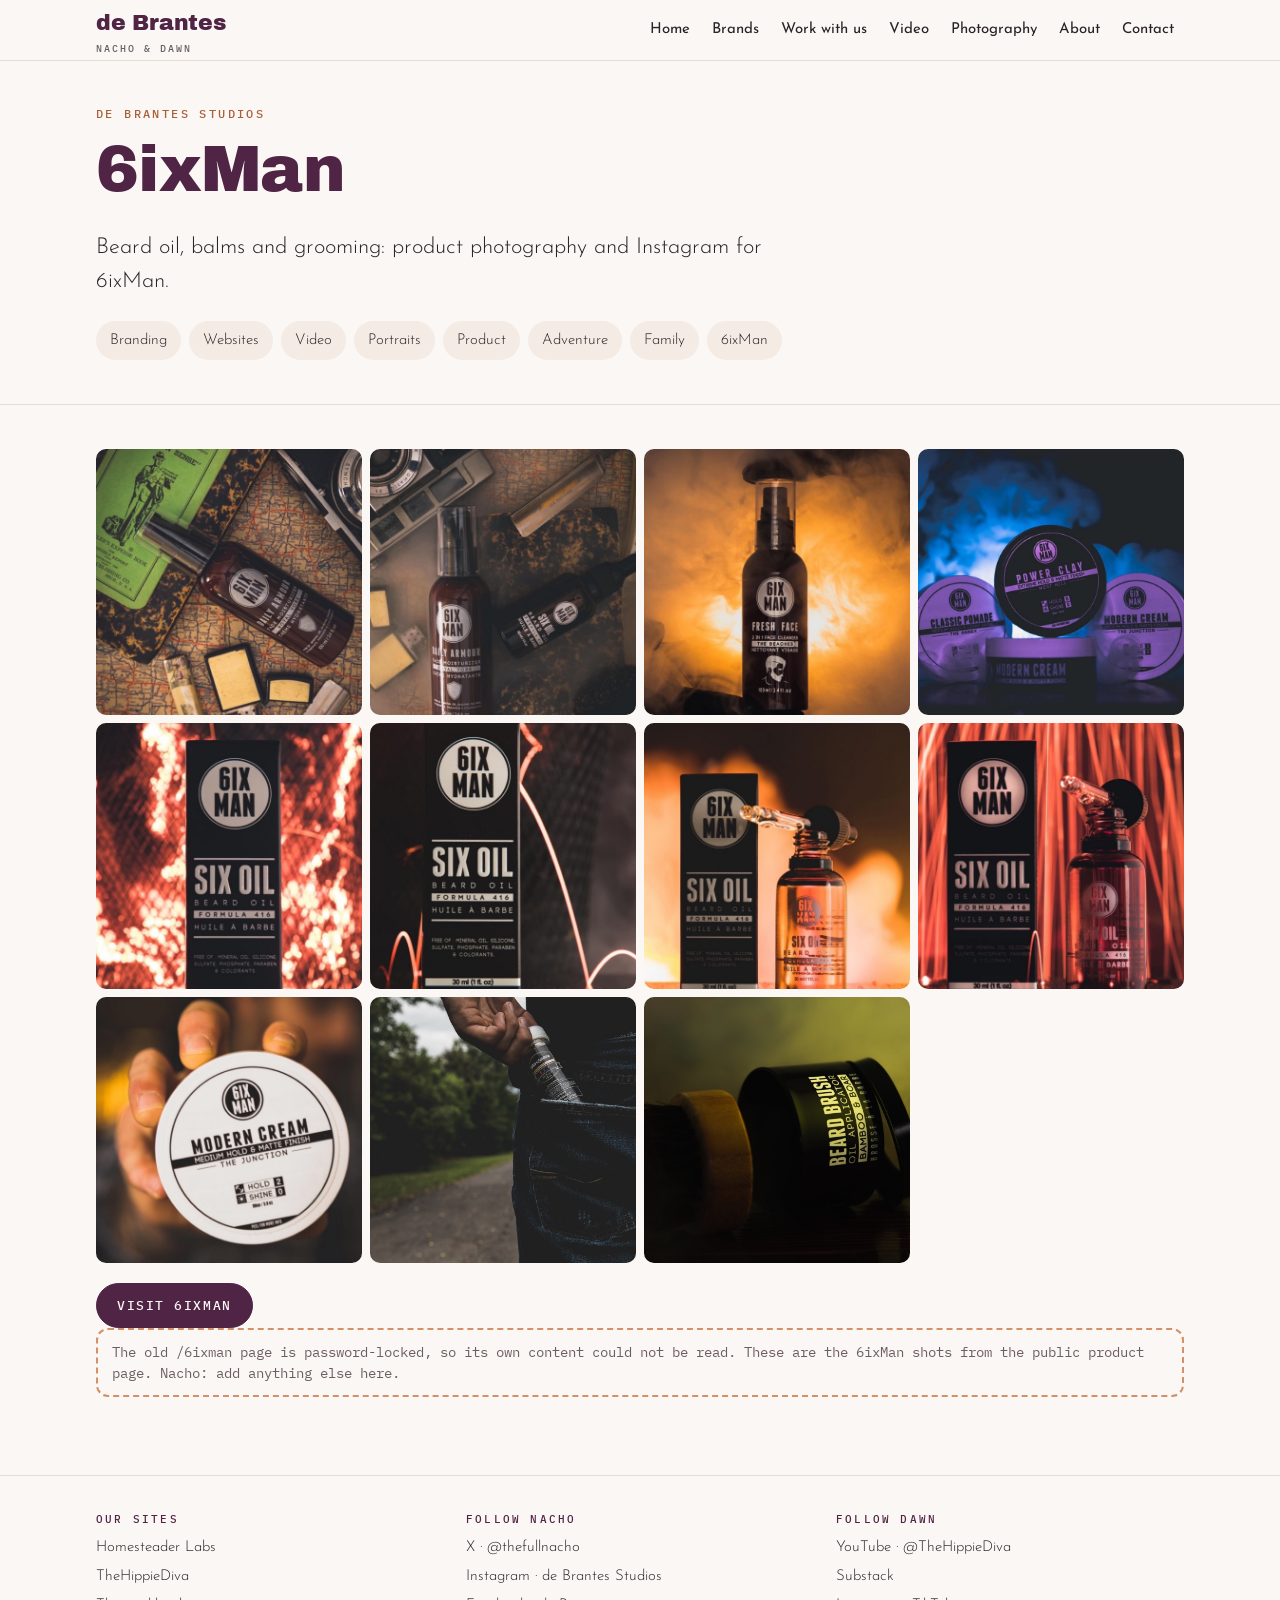
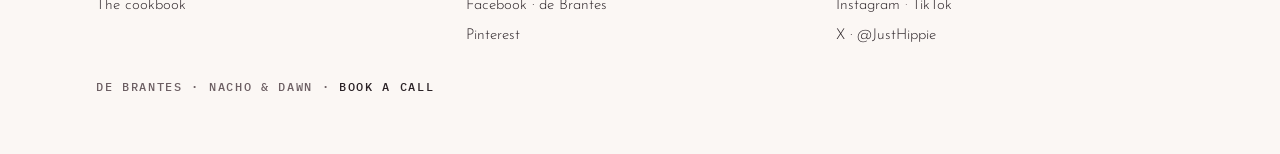
<file: 6ixman.html>
<!doctype html>
<html lang="en">
<head>
<meta charset="utf-8">
<meta name="viewport" content="width=device-width, initial-scale=1">
<title>6ixMan · de Brantes Studios</title>
<meta name="description" content="6ixMan product photography by de Brantes Studios.">
<meta name="color-scheme" content="light dark">
<meta name="theme-color" content="#fbf7f4" media="(prefers-color-scheme: light)">
<meta name="theme-color" content="#2b2b2b" media="(prefers-color-scheme: dark)">
<meta property="og:title" content="6ixMan · de Brantes Studios"><meta property="og:description" content="6ixMan product photography by de Brantes Studios.">
<link rel="preconnect" href="https://fonts.googleapis.com"><link rel="preconnect" href="https://fonts.gstatic.com" crossorigin><link href="https://fonts.googleapis.com/css2?family=Archivo+Black&family=IBM+Plex+Mono:wght@400;500&family=Josefin+Sans:wght@300;400;600&display=swap" rel="stylesheet">
<link rel="stylesheet" href="assets/css/site.css">
</head>
<body>
<header class="top"><div class="wrap">
<a class="logo" href="index.html">de Brantes<small>Nacho &amp; Dawn</small></a>
<nav aria-label="Main"><details><summary>Menu</summary><ul><li><a href="index.html">Home</a></li><li><a href="brands.html">Brands</a></li><li><a href="consulting.html">Work with us</a></li><li><a href="video.html">Video</a></li><li><a href="portrait-photography.html">Photography</a></li><li><a href="about.html">About</a></li><li><a href="contact.html">Contact</a></li></ul></details></nav>
</div></header>
<main>
<section><div class="wrap"><div class="eyebrow">de Brantes Studios</div><h1>6ixMan</h1><p class="lede">Beard oil, balms and grooming: product photography and Instagram for 6ixMan.</p><ul class="chips"><li><a href="branding.html">Branding</a></li><li><a href="websites.html">Websites</a></li><li><a href="video.html">Video</a></li><li><a href="portrait-photography.html">Portraits</a></li><li><a href="product-photography.html">Product</a></li><li><a href="adventure.html">Adventure</a></li><li><a href="family.html">Family</a></li><li><a href="6ixman.html">6ixMan</a></li></ul></div></section><section><div class="wrap">
<div class="gallery "><img loading="lazy" src="assets/img/product/6ixman-06.jpg" alt="6ixMan product photo"><img loading="lazy" src="assets/img/product/6ixman-07.jpg" alt="6ixMan product photo"><img loading="lazy" src="assets/img/product/6ixman-08.jpg" alt="6ixMan product photo"><img loading="lazy" src="assets/img/product/6ixman-09.jpg" alt="6ixMan product photo"><img loading="lazy" src="assets/img/product/6ixman-10.jpg" alt="6ixMan product photo"><img loading="lazy" src="assets/img/product/6ixman-11.jpg" alt="6ixMan product photo"><img loading="lazy" src="assets/img/product/6ixman-12.jpg" alt="6ixMan product photo"><img loading="lazy" src="assets/img/product/6ixman-13.jpg" alt="6ixMan product photo"><img loading="lazy" src="assets/img/product/6ixman-14.jpg" alt="6ixMan product photo"><img loading="lazy" src="assets/img/product/6ixman-44.jpg" alt="6ixMan product photo"><img loading="lazy" src="assets/img/home/6ixman-beard-brush.jpg" alt="6ixMan product photo"></div>
<div class="btns"><a class="btn" href="https://us.6ixman.com" rel="noopener">Visit 6ixMan</a></div>
<p class="ph">The old /6ixman page is password-locked, so its own content could not be read. These are the 6ixMan shots from the public product page. Nacho: add anything else here.</p></div></section>
</main>
<footer><div class="wrap"><div class="cols">
<div><h4>Our sites</h4><ul>
<li><a href="https://homesteaderlabs.com" rel="noopener">Homesteader Labs</a></li>
<li><a href="https://www.thehippiediva.com" rel="noopener">TheHippieDiva</a></li>
<li><a href="https://www.thehippiediva.com/cookbook" rel="noopener">The cookbook</a></li>
</ul></div>
<div><h4>Follow Nacho</h4><ul>
<li><a href="https://x.com/thefullnacho" rel="noopener">X · @thefullnacho</a></li>
<li><a href="https://www.instagram.com/debrantes_studios/" rel="noopener">Instagram · de Brantes Studios</a></li>
<li><a href="https://www.facebook.com/debrantes" rel="noopener">Facebook · de Brantes</a></li>
<li><a href="https://www.pinterest.com/debrantes_studios/" rel="noopener">Pinterest</a></li>
</ul></div>
<div><h4>Follow Dawn</h4><ul>
<li><a href="https://www.youtube.com/@TheHippieDiva" rel="noopener">YouTube · @TheHippieDiva</a></li>
<li><a href="https://thehippiediva.substack.com" rel="noopener">Substack</a></li>
<li><a href="https://www.instagram.com/thehippiediva" rel="noopener">Instagram</a> · <a href="https://www.tiktok.com/@thehippiediva" rel="noopener">TikTok</a></li>
<li><a href="https://x.com/JustHippie" rel="noopener">X · @JustHippie</a></li>
</ul></div>
</div>
<p class="sig">de Brantes · Nacho &amp; Dawn · <a href="contact.html">Book a call</a></p>
</div></footer>

<script>
// open the menu on wide screens; play videos on tap (no YouTube load until asked)
var dt=document.querySelector('nav details'),mq=matchMedia('(min-width:900px)');function nv(){dt.open=mq.matches;}nv();mq.addEventListener('change',nv);
document.querySelectorAll('a.vid').forEach(function(a){a.addEventListener('click',function(e){e.preventDefault();a.innerHTML='<iframe src="https://www.youtube-nocookie.com/embed/'+a.dataset.id+'?autoplay=1" allow="autoplay; encrypted-media; picture-in-picture" allowfullscreen title="'+(a.getAttribute('aria-label')||'Video')+'"></iframe>';});});
</script>
</body>
</html>
</file>
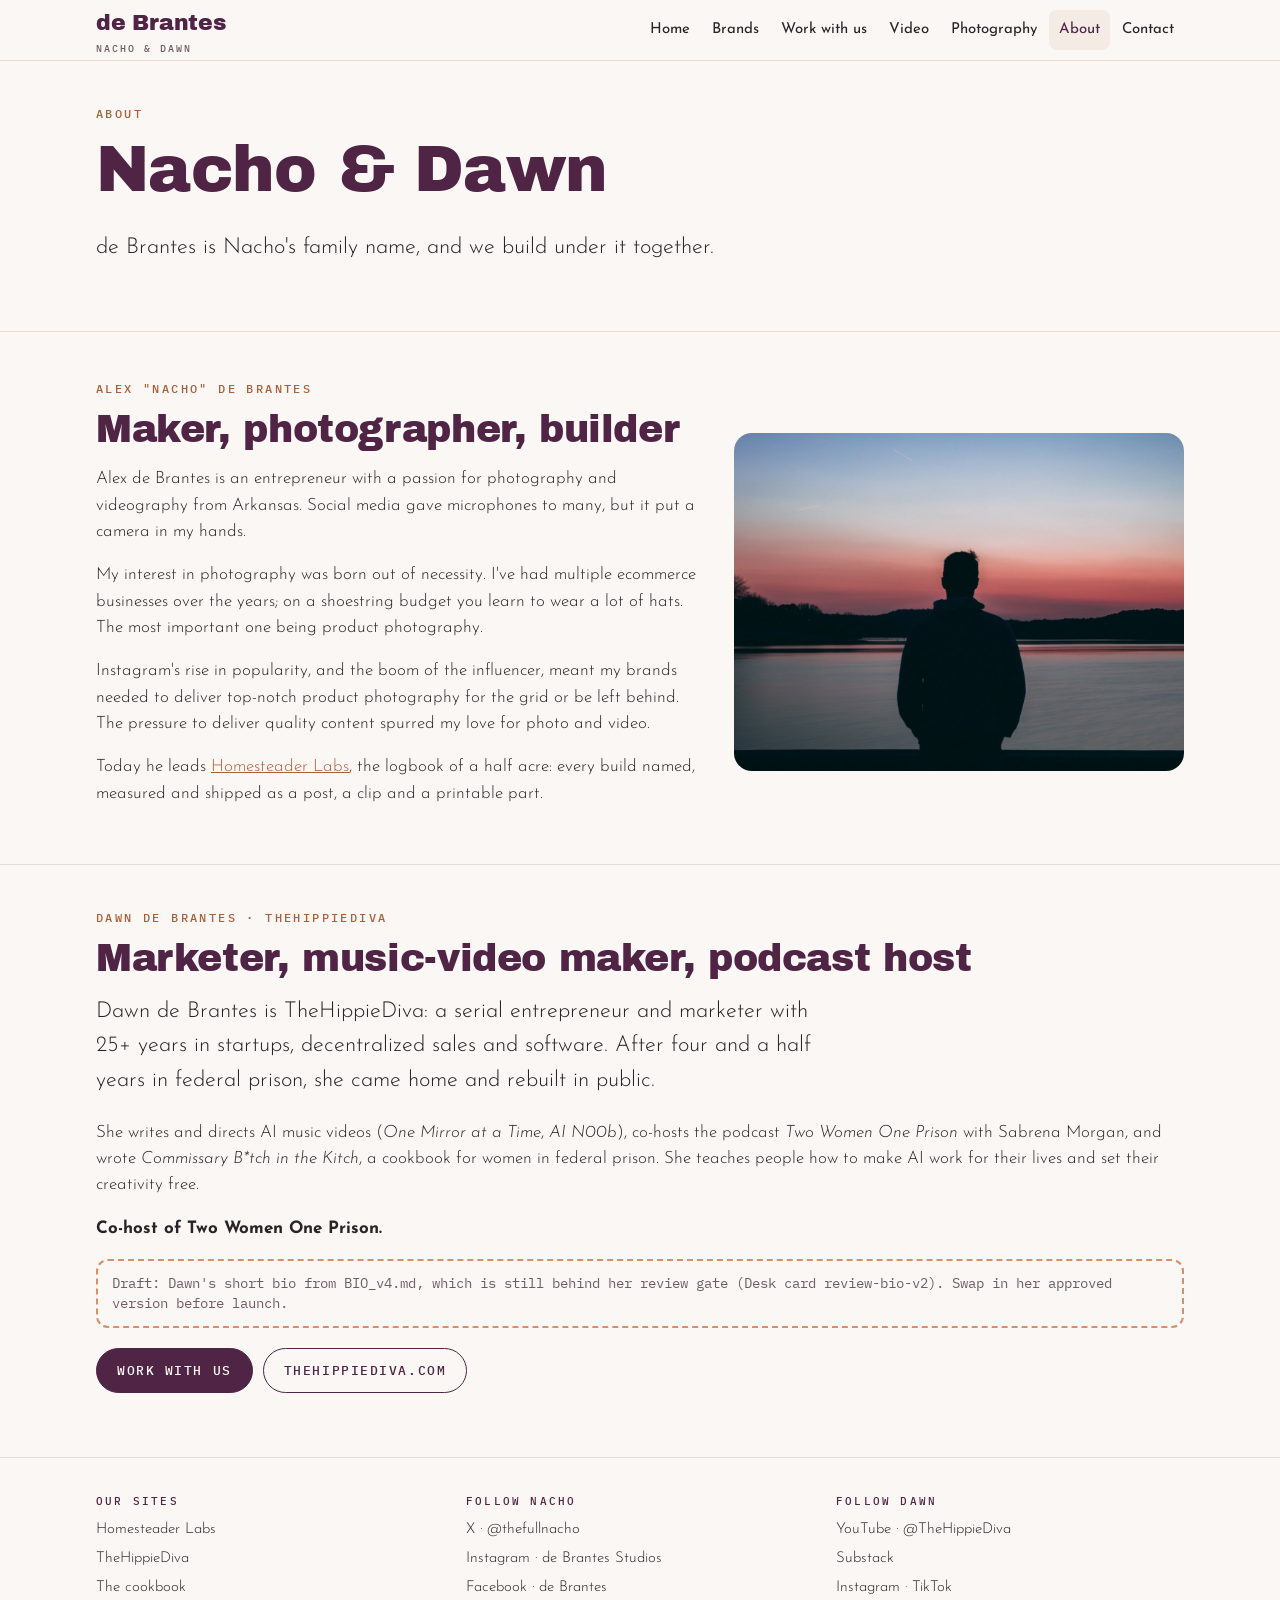
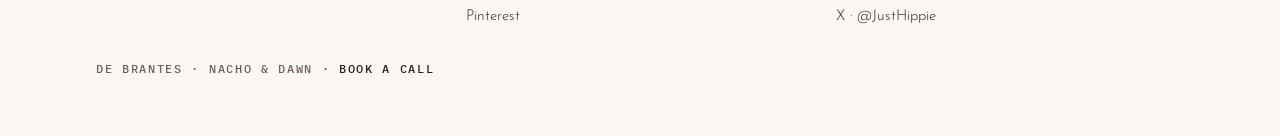
<file: about.html>
<!doctype html>
<html lang="en">
<head>
<meta charset="utf-8">
<meta name="viewport" content="width=device-width, initial-scale=1">
<title>About · de Brantes</title>
<meta name="description" content="About Dawn and Alex (Nacho) de Brantes.">
<meta name="color-scheme" content="light dark">
<meta name="theme-color" content="#fbf7f4" media="(prefers-color-scheme: light)">
<meta name="theme-color" content="#2b2b2b" media="(prefers-color-scheme: dark)">
<meta property="og:title" content="About · de Brantes"><meta property="og:description" content="About Dawn and Alex (Nacho) de Brantes.">
<link rel="preconnect" href="https://fonts.googleapis.com"><link rel="preconnect" href="https://fonts.gstatic.com" crossorigin><link href="https://fonts.googleapis.com/css2?family=Archivo+Black&family=IBM+Plex+Mono:wght@400;500&family=Josefin+Sans:wght@300;400;600&display=swap" rel="stylesheet">
<link rel="stylesheet" href="assets/css/site.css">
</head>
<body>
<header class="top"><div class="wrap">
<a class="logo" href="index.html">de Brantes<small>Nacho &amp; Dawn</small></a>
<nav aria-label="Main"><details><summary>Menu</summary><ul><li><a href="index.html">Home</a></li><li><a href="brands.html">Brands</a></li><li><a href="consulting.html">Work with us</a></li><li><a href="video.html">Video</a></li><li><a href="portrait-photography.html">Photography</a></li><li><a href="about.html" aria-current=page>About</a></li><li><a href="contact.html">Contact</a></li></ul></details></nav>
</div></header>
<main>

<section><div class="wrap"><div class="eyebrow">About</div><h1>Nacho &amp; Dawn</h1>
<p class="lede">de Brantes is Nacho's family name, and we build under it together.</p></div></section>
<section class="hero"><div class="wrap grid2" style="display:grid">
<div><div class="eyebrow">Alex "Nacho" de Brantes</div><h2>Maker, photographer, builder</h2>
<p>Alex de Brantes is an entrepreneur with a passion for photography and videography from Arkansas. Social media gave microphones to many, but it put a camera in my hands.</p>
<p>My interest in photography was born out of necessity. I've had multiple ecommerce businesses over the years; on a shoestring budget you learn to wear a lot of hats. The most important one being product photography.</p>
<p>Instagram's rise in popularity, and the boom of the influencer, meant my brands needed to deliver top-notch product photography for the grid or be left behind. The pressure to deliver quality content spurred my love for photo and video.</p>
<p>Today he leads <a href="https://homesteaderlabs.com" rel="noopener">Homesteader Labs</a>, the logbook of a half acre: every build named, measured and shipped as a post, a clip and a printable part.</p></div>
<img src="assets/img/about/alex.jpg" alt="Nacho at the water's edge at sunset">
</div></section>
<section><div class="wrap"><div class="eyebrow">Dawn de Brantes · TheHippieDiva</div><h2>Marketer, music-video maker, podcast host</h2>
<p class="lede">Dawn de Brantes is TheHippieDiva: a serial entrepreneur and marketer with 25+ years in startups, decentralized sales and software. After four and a half years in federal prison, she came home and rebuilt in public.</p>
<p>She writes and directs AI music videos (<em>One Mirror at a Time</em>, <em>AI N00b</em>), co-hosts the podcast <em>Two Women One Prison</em> with Sabrena Morgan, and wrote <em>Commissary B*tch in the Kitch</em>, a cookbook for women in federal prison. She teaches people how to make AI work for their lives and set their creativity free.</p>
<p><strong>Co-host of Two Women One Prison.</strong></p>
<p class="ph">Draft: Dawn's short bio from BIO_v4.md, which is still behind her review gate (Desk card review-bio-v2). Swap in her approved version before launch.</p>
<div class="btns"><a class="btn" href="consulting.html">Work with us</a><a class="btn ghost" href="https://www.thehippiediva.com" rel="noopener">thehippiediva.com</a></div>
</div></section>
</main>
<footer><div class="wrap"><div class="cols">
<div><h4>Our sites</h4><ul>
<li><a href="https://homesteaderlabs.com" rel="noopener">Homesteader Labs</a></li>
<li><a href="https://www.thehippiediva.com" rel="noopener">TheHippieDiva</a></li>
<li><a href="https://www.thehippiediva.com/cookbook" rel="noopener">The cookbook</a></li>
</ul></div>
<div><h4>Follow Nacho</h4><ul>
<li><a href="https://x.com/thefullnacho" rel="noopener">X · @thefullnacho</a></li>
<li><a href="https://www.instagram.com/debrantes_studios/" rel="noopener">Instagram · de Brantes Studios</a></li>
<li><a href="https://www.facebook.com/debrantes" rel="noopener">Facebook · de Brantes</a></li>
<li><a href="https://www.pinterest.com/debrantes_studios/" rel="noopener">Pinterest</a></li>
</ul></div>
<div><h4>Follow Dawn</h4><ul>
<li><a href="https://www.youtube.com/@TheHippieDiva" rel="noopener">YouTube · @TheHippieDiva</a></li>
<li><a href="https://thehippiediva.substack.com" rel="noopener">Substack</a></li>
<li><a href="https://www.instagram.com/thehippiediva" rel="noopener">Instagram</a> · <a href="https://www.tiktok.com/@thehippiediva" rel="noopener">TikTok</a></li>
<li><a href="https://x.com/JustHippie" rel="noopener">X · @JustHippie</a></li>
</ul></div>
</div>
<p class="sig">de Brantes · Nacho &amp; Dawn · <a href="contact.html">Book a call</a></p>
</div></footer>

<script>
// open the menu on wide screens; play videos on tap (no YouTube load until asked)
var dt=document.querySelector('nav details'),mq=matchMedia('(min-width:900px)');function nv(){dt.open=mq.matches;}nv();mq.addEventListener('change',nv);
document.querySelectorAll('a.vid').forEach(function(a){a.addEventListener('click',function(e){e.preventDefault();a.innerHTML='<iframe src="https://www.youtube-nocookie.com/embed/'+a.dataset.id+'?autoplay=1" allow="autoplay; encrypted-media; picture-in-picture" allowfullscreen title="'+(a.getAttribute('aria-label')||'Video')+'"></iframe>';});});
</script>
</body>
</html>
</file>
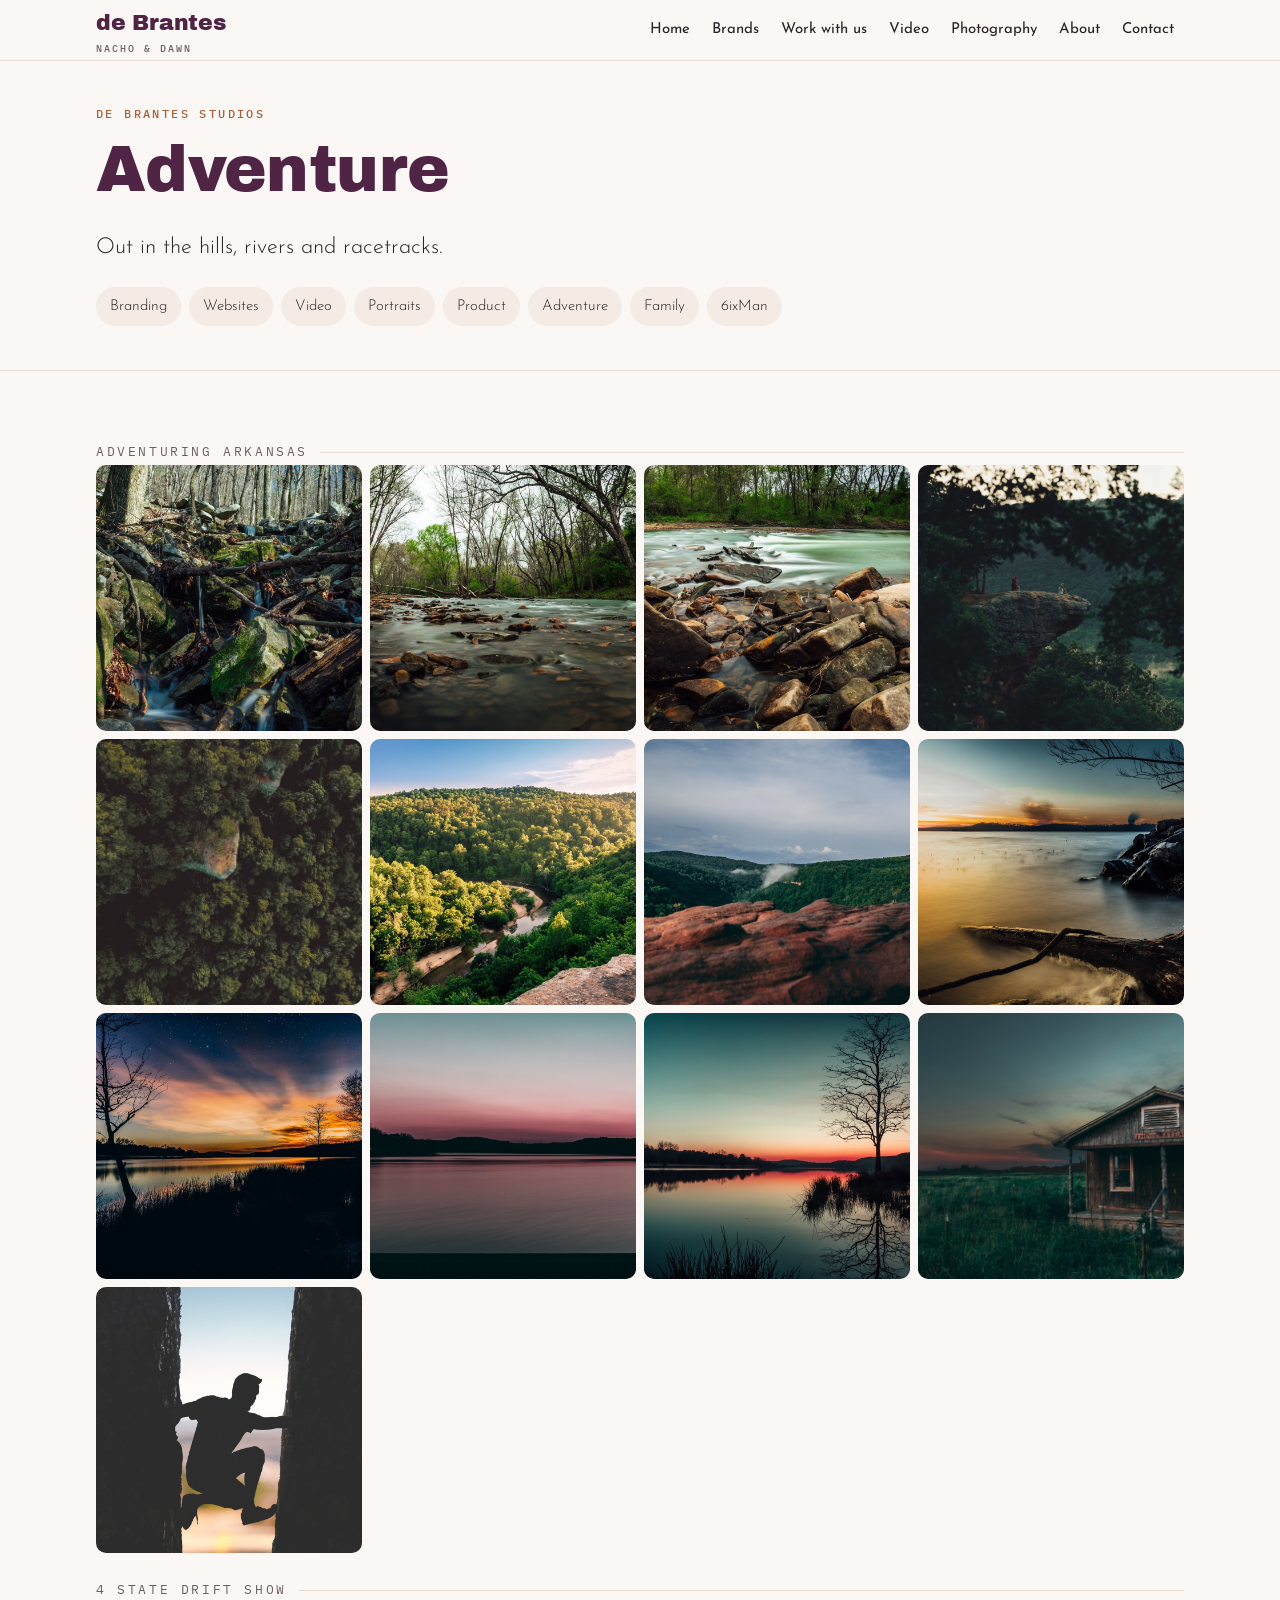
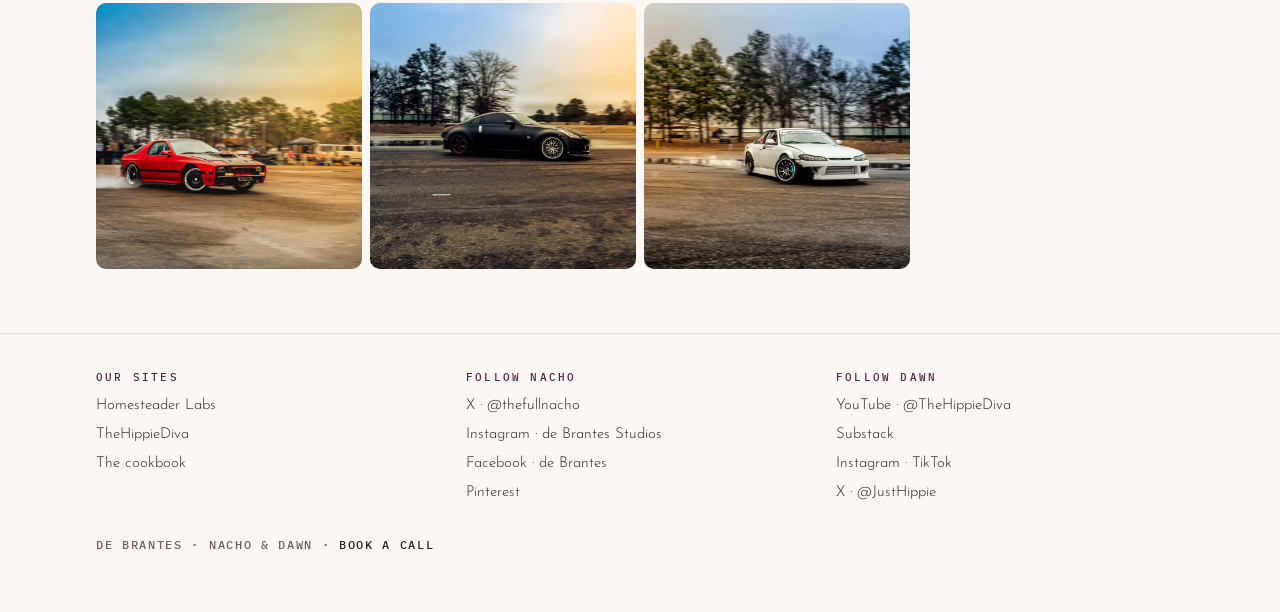
<file: adventure.html>
<!doctype html>
<html lang="en">
<head>
<meta charset="utf-8">
<meta name="viewport" content="width=device-width, initial-scale=1">
<title>Adventure · de Brantes Studios</title>
<meta name="description" content="Adventure photography by Nacho de Brantes: Arkansas outdoors and the 4 State Drift Show.">
<meta name="color-scheme" content="light dark">
<meta name="theme-color" content="#fbf7f4" media="(prefers-color-scheme: light)">
<meta name="theme-color" content="#2b2b2b" media="(prefers-color-scheme: dark)">
<meta property="og:title" content="Adventure · de Brantes Studios"><meta property="og:description" content="Adventure photography by Nacho de Brantes: Arkansas outdoors and the 4 State Drift Show.">
<link rel="preconnect" href="https://fonts.googleapis.com"><link rel="preconnect" href="https://fonts.gstatic.com" crossorigin><link href="https://fonts.googleapis.com/css2?family=Archivo+Black&family=IBM+Plex+Mono:wght@400;500&family=Josefin+Sans:wght@300;400;600&display=swap" rel="stylesheet">
<link rel="stylesheet" href="assets/css/site.css">
</head>
<body>
<header class="top"><div class="wrap">
<a class="logo" href="index.html">de Brantes<small>Nacho &amp; Dawn</small></a>
<nav aria-label="Main"><details><summary>Menu</summary><ul><li><a href="index.html">Home</a></li><li><a href="brands.html">Brands</a></li><li><a href="consulting.html">Work with us</a></li><li><a href="video.html">Video</a></li><li><a href="portrait-photography.html">Photography</a></li><li><a href="about.html">About</a></li><li><a href="contact.html">Contact</a></li></ul></details></nav>
</div></header>
<main>
<section><div class="wrap"><div class="eyebrow">de Brantes Studios</div><h1>Adventure</h1><p class="lede">Out in the hills, rivers and racetracks.</p><ul class="chips"><li><a href="branding.html">Branding</a></li><li><a href="websites.html">Websites</a></li><li><a href="video.html">Video</a></li><li><a href="portrait-photography.html">Portraits</a></li><li><a href="product-photography.html">Product</a></li><li><a href="adventure.html">Adventure</a></li><li><a href="family.html">Family</a></li><li><a href="6ixman.html">6ixMan</a></li></ul></div></section><section><div class="wrap">
<div class="group"><h3>Adventuring Arkansas</h3><div class="gallery "><img loading="lazy" src="assets/img/adventure/adventure-01.jpg" alt="Arkansas landscape"><img loading="lazy" src="assets/img/adventure/adventure-02.jpg" alt="Arkansas landscape"><img loading="lazy" src="assets/img/adventure/adventure-03.jpg" alt="Arkansas landscape"><img loading="lazy" src="assets/img/adventure/adventure-04.jpg" alt="Arkansas landscape"><img loading="lazy" src="assets/img/adventure/adventure-05.jpg" alt="Arkansas landscape"><img loading="lazy" src="assets/img/adventure/adventure-06.jpg" alt="Arkansas landscape"><img loading="lazy" src="assets/img/adventure/adventure-07.jpg" alt="Arkansas landscape"><img loading="lazy" src="assets/img/adventure/adventure-08.jpg" alt="Arkansas landscape"><img loading="lazy" src="assets/img/adventure/adventure-09.jpg" alt="Arkansas landscape"><img loading="lazy" src="assets/img/adventure/adventure-10.jpg" alt="Arkansas landscape"><img loading="lazy" src="assets/img/adventure/adventure-11.jpg" alt="Arkansas landscape"><img loading="lazy" src="assets/img/adventure/adventure-13.jpg" alt="Arkansas landscape"><img loading="lazy" src="assets/img/adventure/adventure-14.jpg" alt="Arkansas landscape"></div></div>
<div class="group"><h3>4 State Drift Show</h3><div class="gallery "><img loading="lazy" src="assets/img/adventure/adventure-15.jpg" alt="Drift car at the 4 State Drift Show"><img loading="lazy" src="assets/img/adventure/adventure-16.jpg" alt="Drift car at the 4 State Drift Show"><img loading="lazy" src="assets/img/adventure/adventure-17.jpg" alt="Drift car at the 4 State Drift Show"></div></div></div></section>
</main>
<footer><div class="wrap"><div class="cols">
<div><h4>Our sites</h4><ul>
<li><a href="https://homesteaderlabs.com" rel="noopener">Homesteader Labs</a></li>
<li><a href="https://www.thehippiediva.com" rel="noopener">TheHippieDiva</a></li>
<li><a href="https://www.thehippiediva.com/cookbook" rel="noopener">The cookbook</a></li>
</ul></div>
<div><h4>Follow Nacho</h4><ul>
<li><a href="https://x.com/thefullnacho" rel="noopener">X · @thefullnacho</a></li>
<li><a href="https://www.instagram.com/debrantes_studios/" rel="noopener">Instagram · de Brantes Studios</a></li>
<li><a href="https://www.facebook.com/debrantes" rel="noopener">Facebook · de Brantes</a></li>
<li><a href="https://www.pinterest.com/debrantes_studios/" rel="noopener">Pinterest</a></li>
</ul></div>
<div><h4>Follow Dawn</h4><ul>
<li><a href="https://www.youtube.com/@TheHippieDiva" rel="noopener">YouTube · @TheHippieDiva</a></li>
<li><a href="https://thehippiediva.substack.com" rel="noopener">Substack</a></li>
<li><a href="https://www.instagram.com/thehippiediva" rel="noopener">Instagram</a> · <a href="https://www.tiktok.com/@thehippiediva" rel="noopener">TikTok</a></li>
<li><a href="https://x.com/JustHippie" rel="noopener">X · @JustHippie</a></li>
</ul></div>
</div>
<p class="sig">de Brantes · Nacho &amp; Dawn · <a href="contact.html">Book a call</a></p>
</div></footer>

<script>
// open the menu on wide screens; play videos on tap (no YouTube load until asked)
var dt=document.querySelector('nav details'),mq=matchMedia('(min-width:900px)');function nv(){dt.open=mq.matches;}nv();mq.addEventListener('change',nv);
document.querySelectorAll('a.vid').forEach(function(a){a.addEventListener('click',function(e){e.preventDefault();a.innerHTML='<iframe src="https://www.youtube-nocookie.com/embed/'+a.dataset.id+'?autoplay=1" allow="autoplay; encrypted-media; picture-in-picture" allowfullscreen title="'+(a.getAttribute('aria-label')||'Video')+'"></iframe>';});});
</script>
</body>
</html>
</file>
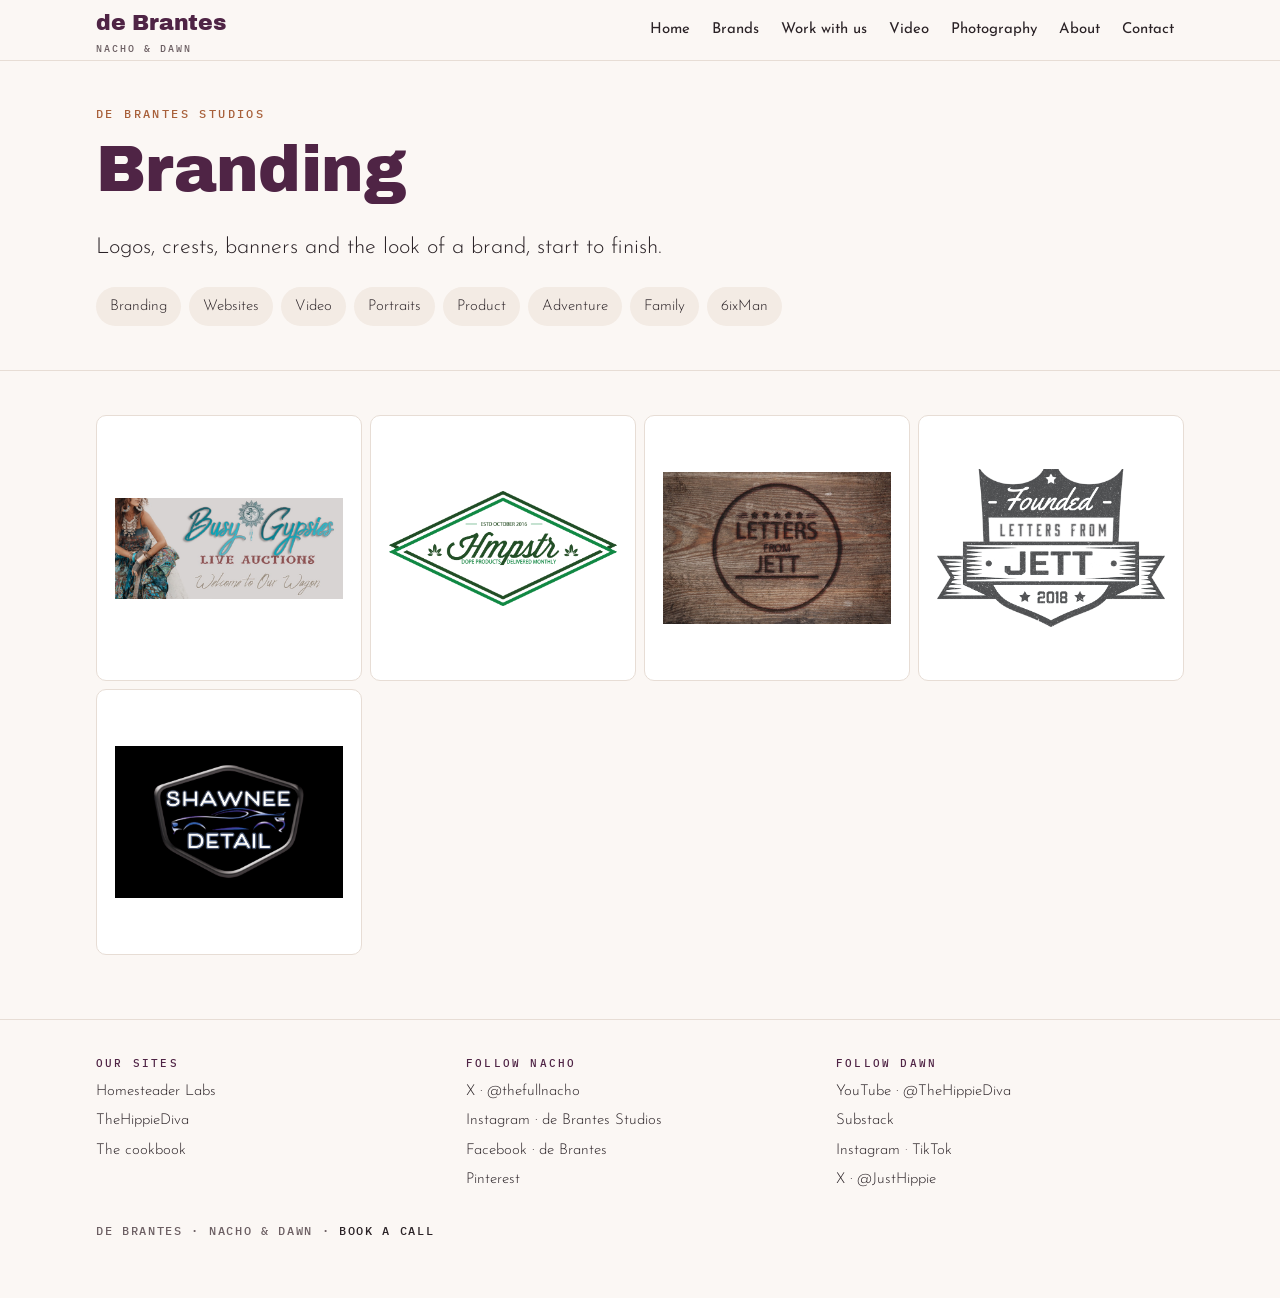
<file: branding.html>
<!doctype html>
<html lang="en">
<head>
<meta charset="utf-8">
<meta name="viewport" content="width=device-width, initial-scale=1">
<title>Branding · de Brantes Studios</title>
<meta name="description" content="Branding by de Brantes Studios: logos, crests and banners.">
<meta name="color-scheme" content="light dark">
<meta name="theme-color" content="#fbf7f4" media="(prefers-color-scheme: light)">
<meta name="theme-color" content="#2b2b2b" media="(prefers-color-scheme: dark)">
<meta property="og:title" content="Branding · de Brantes Studios"><meta property="og:description" content="Branding by de Brantes Studios: logos, crests and banners.">
<link rel="preconnect" href="https://fonts.googleapis.com"><link rel="preconnect" href="https://fonts.gstatic.com" crossorigin><link href="https://fonts.googleapis.com/css2?family=Archivo+Black&family=IBM+Plex+Mono:wght@400;500&family=Josefin+Sans:wght@300;400;600&display=swap" rel="stylesheet">
<link rel="stylesheet" href="assets/css/site.css">
</head>
<body>
<header class="top"><div class="wrap">
<a class="logo" href="index.html">de Brantes<small>Nacho &amp; Dawn</small></a>
<nav aria-label="Main"><details><summary>Menu</summary><ul><li><a href="index.html">Home</a></li><li><a href="brands.html">Brands</a></li><li><a href="consulting.html">Work with us</a></li><li><a href="video.html">Video</a></li><li><a href="portrait-photography.html">Photography</a></li><li><a href="about.html">About</a></li><li><a href="contact.html">Contact</a></li></ul></details></nav>
</div></header>
<main>
<section><div class="wrap"><div class="eyebrow">de Brantes Studios</div><h1>Branding</h1><p class="lede">Logos, crests, banners and the look of a brand, start to finish.</p><ul class="chips"><li><a href="branding.html">Branding</a></li><li><a href="websites.html">Websites</a></li><li><a href="video.html">Video</a></li><li><a href="portrait-photography.html">Portraits</a></li><li><a href="product-photography.html">Product</a></li><li><a href="adventure.html">Adventure</a></li><li><a href="family.html">Family</a></li><li><a href="6ixman.html">6ixMan</a></li></ul></div></section><section><div class="wrap"><div class="gallery logos"><img loading="lazy" src="assets/img/branding/busy-gypsy-banner.jpg" alt="Brand work by de Brantes Studios"><img loading="lazy" src="assets/img/branding/hmpstr-logo.png" alt="Brand work by de Brantes Studios"><img loading="lazy" src="assets/img/branding/letters-from-jett-banner.jpg" alt="Brand work by de Brantes Studios"><img loading="lazy" src="assets/img/branding/letters-from-jett-crest.png" alt="Brand work by de Brantes Studios"><img loading="lazy" src="assets/img/branding/shawnee-detail.jpg" alt="Brand work by de Brantes Studios"></div></div></section>
</main>
<footer><div class="wrap"><div class="cols">
<div><h4>Our sites</h4><ul>
<li><a href="https://homesteaderlabs.com" rel="noopener">Homesteader Labs</a></li>
<li><a href="https://www.thehippiediva.com" rel="noopener">TheHippieDiva</a></li>
<li><a href="https://www.thehippiediva.com/cookbook" rel="noopener">The cookbook</a></li>
</ul></div>
<div><h4>Follow Nacho</h4><ul>
<li><a href="https://x.com/thefullnacho" rel="noopener">X · @thefullnacho</a></li>
<li><a href="https://www.instagram.com/debrantes_studios/" rel="noopener">Instagram · de Brantes Studios</a></li>
<li><a href="https://www.facebook.com/debrantes" rel="noopener">Facebook · de Brantes</a></li>
<li><a href="https://www.pinterest.com/debrantes_studios/" rel="noopener">Pinterest</a></li>
</ul></div>
<div><h4>Follow Dawn</h4><ul>
<li><a href="https://www.youtube.com/@TheHippieDiva" rel="noopener">YouTube · @TheHippieDiva</a></li>
<li><a href="https://thehippiediva.substack.com" rel="noopener">Substack</a></li>
<li><a href="https://www.instagram.com/thehippiediva" rel="noopener">Instagram</a> · <a href="https://www.tiktok.com/@thehippiediva" rel="noopener">TikTok</a></li>
<li><a href="https://x.com/JustHippie" rel="noopener">X · @JustHippie</a></li>
</ul></div>
</div>
<p class="sig">de Brantes · Nacho &amp; Dawn · <a href="contact.html">Book a call</a></p>
</div></footer>

<script>
// open the menu on wide screens; play videos on tap (no YouTube load until asked)
var dt=document.querySelector('nav details'),mq=matchMedia('(min-width:900px)');function nv(){dt.open=mq.matches;}nv();mq.addEventListener('change',nv);
document.querySelectorAll('a.vid').forEach(function(a){a.addEventListener('click',function(e){e.preventDefault();a.innerHTML='<iframe src="https://www.youtube-nocookie.com/embed/'+a.dataset.id+'?autoplay=1" allow="autoplay; encrypted-media; picture-in-picture" allowfullscreen title="'+(a.getAttribute('aria-label')||'Video')+'"></iframe>';});});
</script>
</body>
</html>
</file>
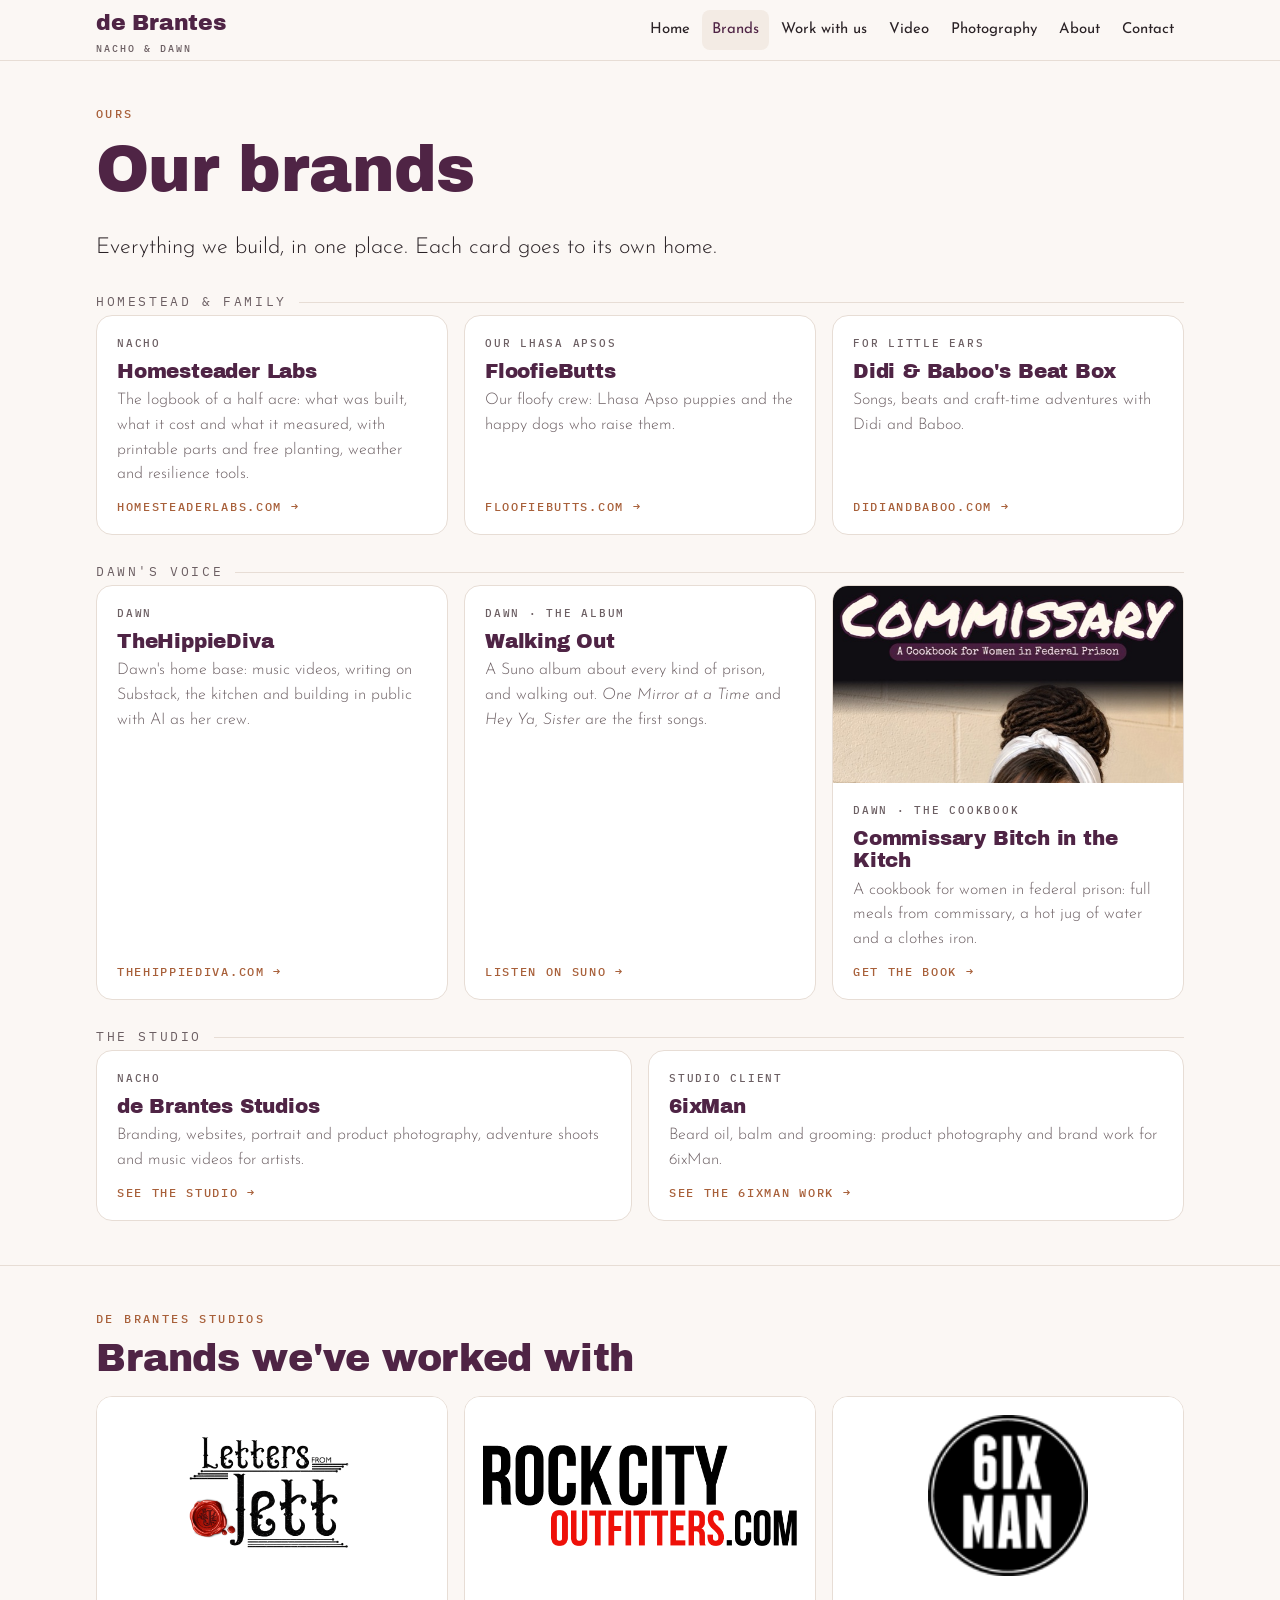
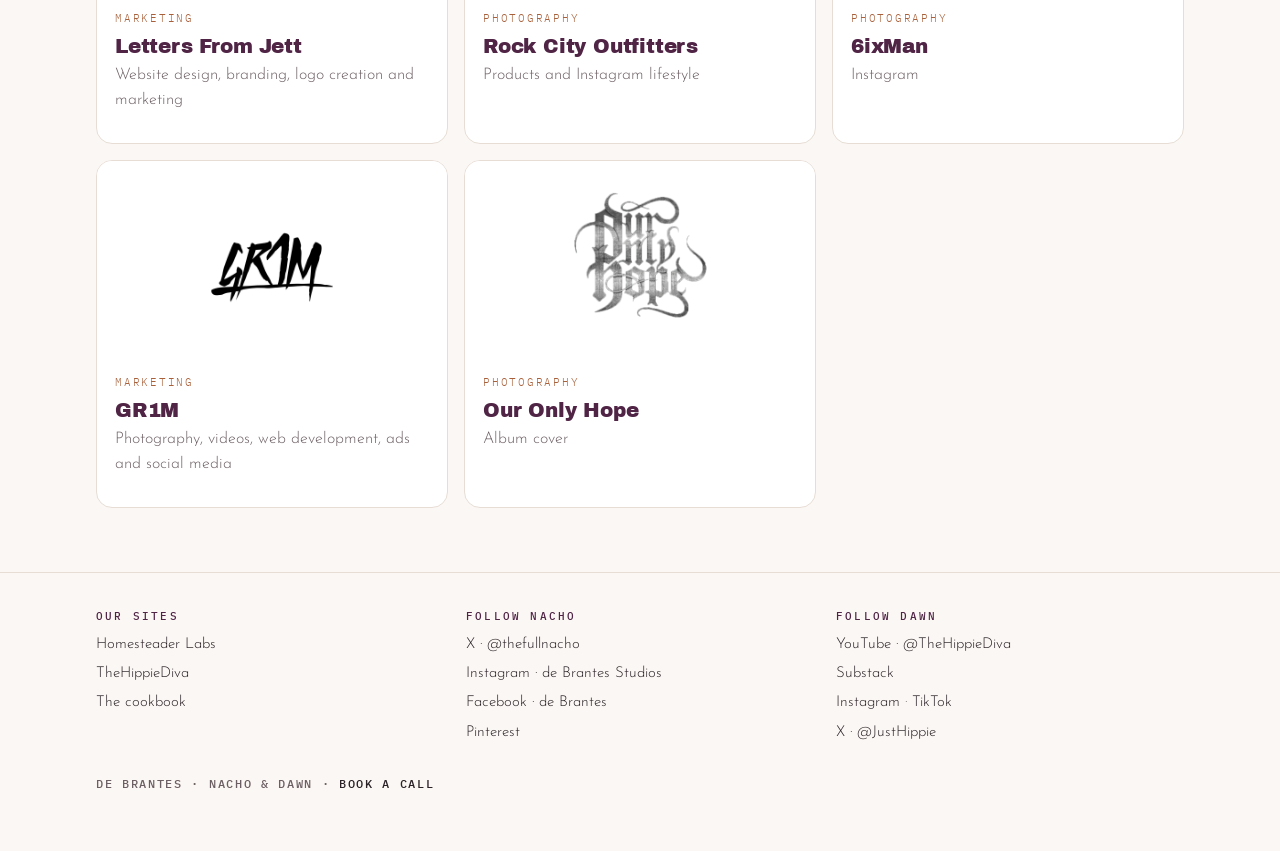
<file: brands.html>
<!doctype html>
<html lang="en">
<head>
<meta charset="utf-8">
<meta name="viewport" content="width=device-width, initial-scale=1">
<title>Our brands · de Brantes</title>
<meta name="description" content="Every brand Dawn and Nacho de Brantes run, plus the brands de Brantes Studios has worked with.">
<meta name="color-scheme" content="light dark">
<meta name="theme-color" content="#fbf7f4" media="(prefers-color-scheme: light)">
<meta name="theme-color" content="#2b2b2b" media="(prefers-color-scheme: dark)">
<meta property="og:title" content="Our brands · de Brantes"><meta property="og:description" content="Every brand Dawn and Nacho de Brantes run, plus the brands de Brantes Studios has worked with.">
<link rel="preconnect" href="https://fonts.googleapis.com"><link rel="preconnect" href="https://fonts.gstatic.com" crossorigin><link href="https://fonts.googleapis.com/css2?family=Archivo+Black&family=IBM+Plex+Mono:wght@400;500&family=Josefin+Sans:wght@300;400;600&display=swap" rel="stylesheet">
<link rel="stylesheet" href="assets/css/site.css">
</head>
<body>
<header class="top"><div class="wrap">
<a class="logo" href="index.html">de Brantes<small>Nacho &amp; Dawn</small></a>
<nav aria-label="Main"><details><summary>Menu</summary><ul><li><a href="index.html">Home</a></li><li><a href="brands.html" aria-current=page>Brands</a></li><li><a href="consulting.html">Work with us</a></li><li><a href="video.html">Video</a></li><li><a href="portrait-photography.html">Photography</a></li><li><a href="about.html">About</a></li><li><a href="contact.html">Contact</a></li></ul></details></nav>
</div></header>
<main>

<section><div class="wrap"><div class="eyebrow">Ours</div><h1>Our brands</h1>
<p class="lede">Everything we build, in one place. Each card goes to its own home.</p>
<div class="group"><h3>Homestead &amp; family</h3><div class="grid three"><a class="card brand" href="https://homesteaderlabs.com" rel="noopener"><div class="bd"><div class="who">Nacho</div><h3>Homesteader Labs</h3><p>The logbook of a half acre: what was built, what it cost and what it measured, with printable parts and free planting, weather and resilience tools.</p><span class="go">homesteaderlabs.com →</span></div></a><a class="card brand" href="https://floofiebutts.com" rel="noopener"><div class="bd"><div class="who">Our Lhasa Apsos</div><h3>FloofieButts</h3><p>Our floofy crew: Lhasa Apso puppies and the happy dogs who raise them.</p><span class="go">floofiebutts.com →</span></div></a><a class="card brand" href="https://didiandbaboo.com" rel="noopener"><div class="bd"><div class="who">For little ears</div><h3>Didi &amp; Baboo&#x27;s Beat Box</h3><p>Songs, beats and craft-time adventures with Didi and Baboo.</p><span class="go">didiandbaboo.com →</span></div></a></div></div><div class="group"><h3>Dawn's voice</h3><div class="grid three"><a class="card brand" href="https://www.thehippiediva.com" rel="noopener"><div class="bd"><div class="who">Dawn</div><h3>TheHippieDiva</h3><p>Dawn's home base: music videos, writing on Substack, the kitchen and building in public with AI as her crew.</p><span class="go">thehippiediva.com →</span></div></a><a class="card brand" href="https://suno.com/@TheHippieDiva" rel="noopener"><div class="bd"><div class="who">Dawn · the album</div><h3>Walking Out</h3><p>A Suno album about every kind of prison, and walking out. <em>One Mirror at a Time</em> and <em>Hey Ya, Sister</em> are the first songs.</p><span class="go">Listen on Suno →</span></div></a><a class="card brand" href="https://www.thehippiediva.com/cookbook" rel="noopener"><img class="pic" style="object-position:top" loading="lazy" src="assets/img/cookbook-cover.jpg" alt=""><div class="bd"><div class="who">Dawn · the cookbook</div><h3>Commissary Bitch in the Kitch</h3><p>A cookbook for women in federal prison: full meals from commissary, a hot jug of water and a clothes iron.</p><span class="go">Get the book →</span></div></a></div></div><div class="group"><h3>The studio</h3><div class="grid"><a class="card brand" href="branding.html" rel="noopener"><div class="bd"><div class="who">Nacho</div><h3>de Brantes Studios</h3><p>Branding, websites, portrait and product photography, adventure shoots and music videos for artists.</p><span class="go">See the studio →</span></div></a><a class="card brand" href="6ixman.html" rel="noopener"><div class="bd"><div class="who">Studio client</div><h3>6ixMan</h3><p>Beard oil, balm and grooming: product photography and brand work for 6ixMan.</p><span class="go">See the 6ixMan work →</span></div></a></div></div>
</div></section>
<section><div class="wrap"><div class="eyebrow">de Brantes Studios</div><h2>Brands we've worked with</h2>
<div class="grid three"><a class="card" href="https://lettersfromjett.com" rel="noopener"><img class="pic" style="object-fit:contain;background:#fff;padding:18px" loading="lazy" src="assets/img/brands/letters-from-jett.png" alt="Letters From Jett logo"><div class="bd"><div class="meta">Marketing</div><h3>Letters From Jett</h3><p>Website design, branding, logo creation and marketing</p></div></a><a class="card" href="https://rockcityoutfitters.com" rel="noopener"><img class="pic" style="object-fit:contain;background:#fff;padding:18px" loading="lazy" src="assets/img/brands/rock-city-outfitters.png" alt="Rock City Outfitters logo"><div class="bd"><div class="meta">Photography</div><h3>Rock City Outfitters</h3><p>Products and Instagram lifestyle</p></div></a><a class="card" href="https://us.6ixman.com" rel="noopener"><img class="pic" style="object-fit:contain;background:#fff;padding:18px" loading="lazy" src="assets/img/brands/6ixman.png" alt="6ixMan logo"><div class="bd"><div class="meta">Photography</div><h3>6ixMan</h3><p>Instagram</p></div></a><a class="card" href="https://gr1mmus1c.com" rel="noopener"><img class="pic" style="object-fit:contain;background:#fff;padding:18px" loading="lazy" src="assets/img/brands/gr1m.jpg" alt="GR1M logo"><div class="bd"><div class="meta">Marketing</div><h3>GR1M</h3><p>Photography, videos, web development, ads and social media</p></div></a><a class="card" href="https://open.spotify.com/track/28r140GNiaAvJwngdVpK2U" rel="noopener"><img class="pic" style="object-fit:contain;background:#fff;padding:18px" loading="lazy" src="assets/img/brands/our-only-hope.png" alt="Our Only Hope logo"><div class="bd"><div class="meta">Photography</div><h3>Our Only Hope</h3><p>Album cover</p></div></a></div>
</div></section>
</main>
<footer><div class="wrap"><div class="cols">
<div><h4>Our sites</h4><ul>
<li><a href="https://homesteaderlabs.com" rel="noopener">Homesteader Labs</a></li>
<li><a href="https://www.thehippiediva.com" rel="noopener">TheHippieDiva</a></li>
<li><a href="https://www.thehippiediva.com/cookbook" rel="noopener">The cookbook</a></li>
</ul></div>
<div><h4>Follow Nacho</h4><ul>
<li><a href="https://x.com/thefullnacho" rel="noopener">X · @thefullnacho</a></li>
<li><a href="https://www.instagram.com/debrantes_studios/" rel="noopener">Instagram · de Brantes Studios</a></li>
<li><a href="https://www.facebook.com/debrantes" rel="noopener">Facebook · de Brantes</a></li>
<li><a href="https://www.pinterest.com/debrantes_studios/" rel="noopener">Pinterest</a></li>
</ul></div>
<div><h4>Follow Dawn</h4><ul>
<li><a href="https://www.youtube.com/@TheHippieDiva" rel="noopener">YouTube · @TheHippieDiva</a></li>
<li><a href="https://thehippiediva.substack.com" rel="noopener">Substack</a></li>
<li><a href="https://www.instagram.com/thehippiediva" rel="noopener">Instagram</a> · <a href="https://www.tiktok.com/@thehippiediva" rel="noopener">TikTok</a></li>
<li><a href="https://x.com/JustHippie" rel="noopener">X · @JustHippie</a></li>
</ul></div>
</div>
<p class="sig">de Brantes · Nacho &amp; Dawn · <a href="contact.html">Book a call</a></p>
</div></footer>

<script>
// open the menu on wide screens; play videos on tap (no YouTube load until asked)
var dt=document.querySelector('nav details'),mq=matchMedia('(min-width:900px)');function nv(){dt.open=mq.matches;}nv();mq.addEventListener('change',nv);
document.querySelectorAll('a.vid').forEach(function(a){a.addEventListener('click',function(e){e.preventDefault();a.innerHTML='<iframe src="https://www.youtube-nocookie.com/embed/'+a.dataset.id+'?autoplay=1" allow="autoplay; encrypted-media; picture-in-picture" allowfullscreen title="'+(a.getAttribute('aria-label')||'Video')+'"></iframe>';});});
</script>
</body>
</html>
</file>
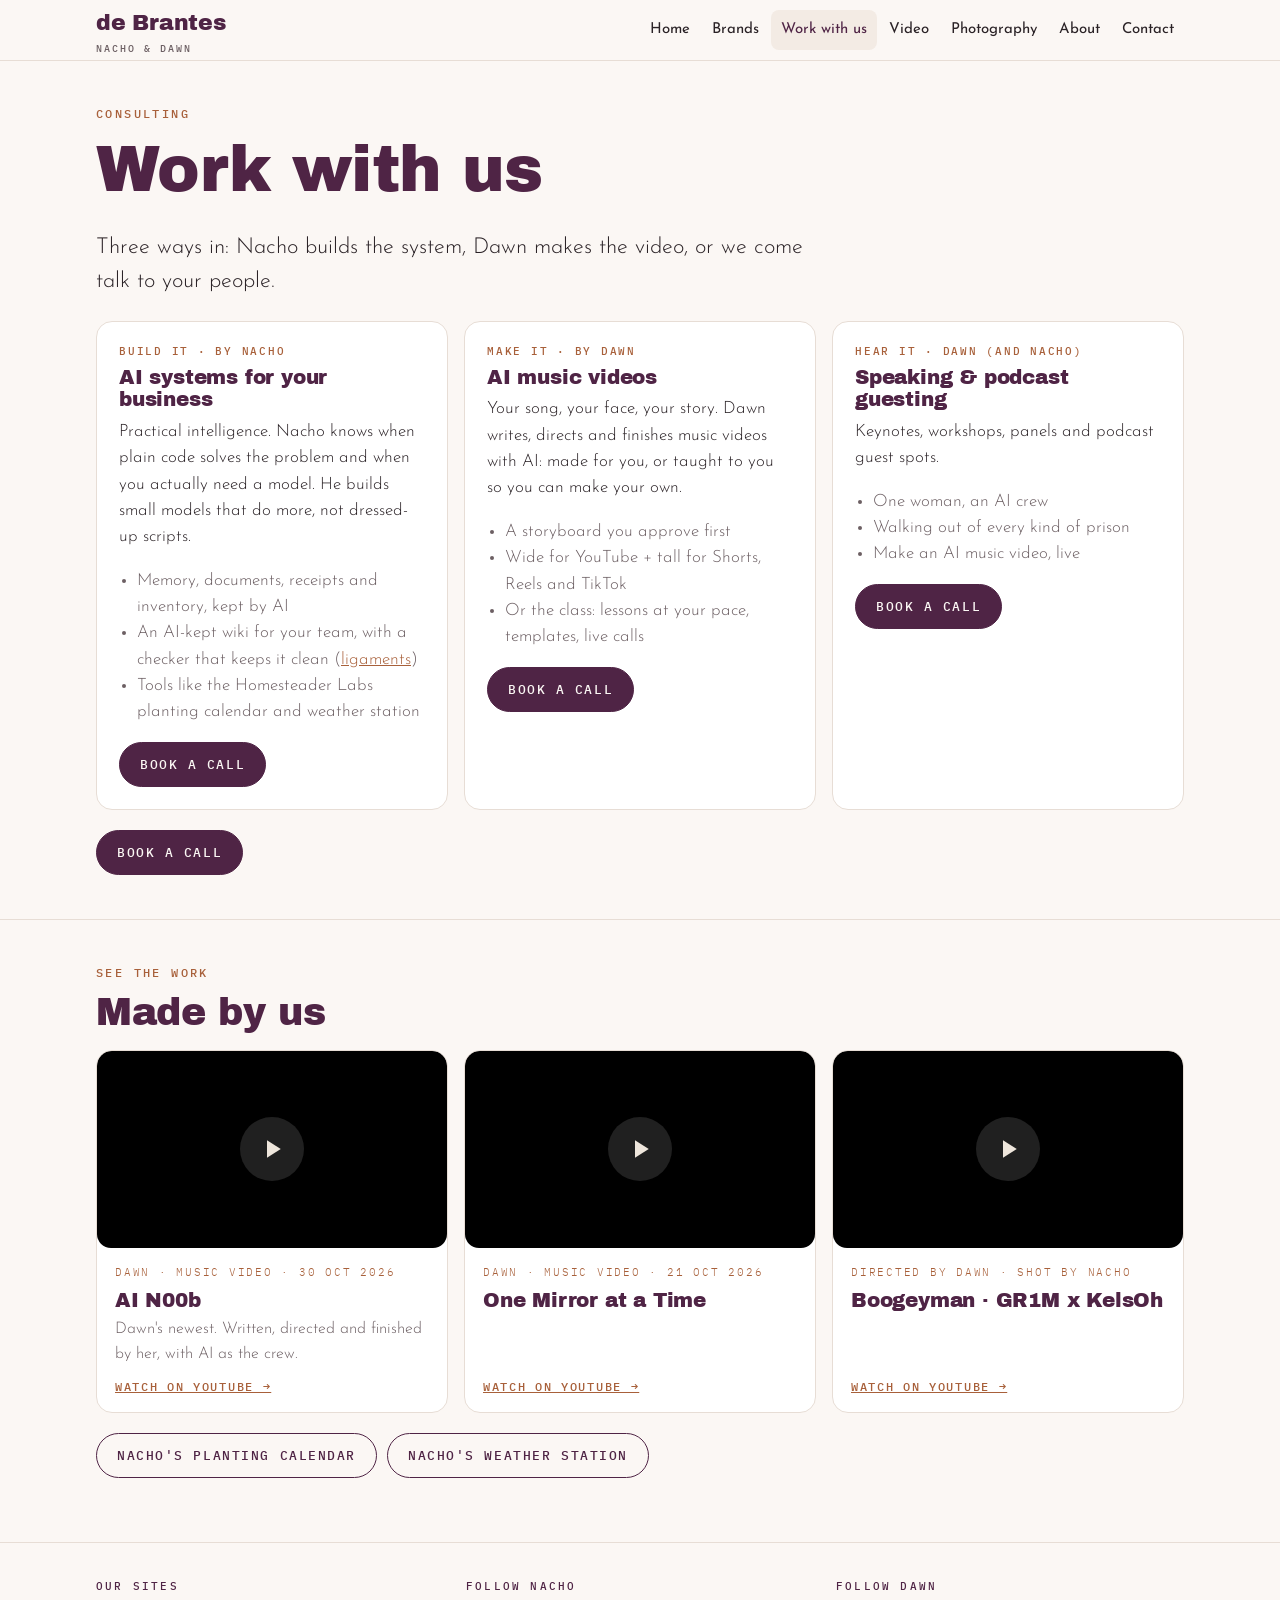
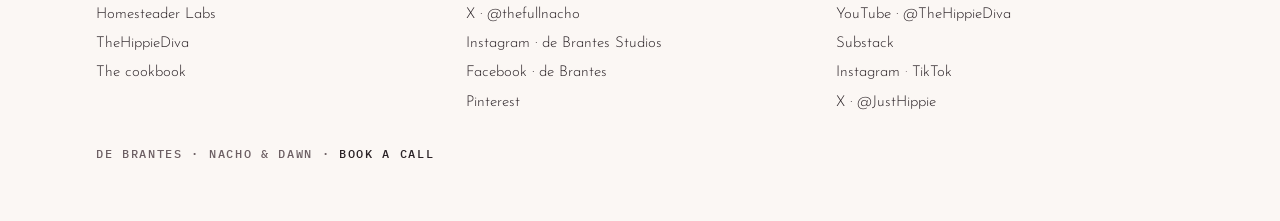
<file: consulting.html>
<!doctype html>
<html lang="en">
<head>
<meta charset="utf-8">
<meta name="viewport" content="width=device-width, initial-scale=1">
<title>Work with us · de Brantes</title>
<meta name="description" content="AI systems for businesses, AI music videos, and speaking and podcast guesting with Dawn and Nacho de Brantes.">
<meta name="color-scheme" content="light dark">
<meta name="theme-color" content="#fbf7f4" media="(prefers-color-scheme: light)">
<meta name="theme-color" content="#2b2b2b" media="(prefers-color-scheme: dark)">
<meta property="og:title" content="Work with us · de Brantes"><meta property="og:description" content="AI systems for businesses, AI music videos, and speaking and podcast guesting with Dawn and Nacho de Brantes.">
<link rel="preconnect" href="https://fonts.googleapis.com"><link rel="preconnect" href="https://fonts.gstatic.com" crossorigin><link href="https://fonts.googleapis.com/css2?family=Archivo+Black&family=IBM+Plex+Mono:wght@400;500&family=Josefin+Sans:wght@300;400;600&display=swap" rel="stylesheet">
<link rel="stylesheet" href="assets/css/site.css">
</head>
<body>
<header class="top"><div class="wrap">
<a class="logo" href="index.html">de Brantes<small>Nacho &amp; Dawn</small></a>
<nav aria-label="Main"><details><summary>Menu</summary><ul><li><a href="index.html">Home</a></li><li><a href="brands.html">Brands</a></li><li><a href="consulting.html" aria-current=page>Work with us</a></li><li><a href="video.html">Video</a></li><li><a href="portrait-photography.html">Photography</a></li><li><a href="about.html">About</a></li><li><a href="contact.html">Contact</a></li></ul></details></nav>
</div></header>
<main>

<section><div class="wrap"><div class="eyebrow">Consulting</div><h1>Work with us</h1>
<p class="lede">Three ways in: Nacho builds the system, Dawn makes the video, or we come talk to your people.</p>
<div class="grid three">
<div class="lane"><div class="who">Build it · by Nacho</div><h3>AI systems for your business</h3>
<p>Practical intelligence. Nacho knows when plain code solves the problem and when you actually need a model. He builds small models that do more, not dressed-up scripts.</p>
<ul><li>Memory, documents, receipts and inventory, kept by AI</li><li>An AI-kept wiki for your team, with a checker that keeps it clean (<a href="https://github.com/thefullnacho/ligaments" rel="noopener">ligaments</a>)</li><li>Tools like the Homesteader Labs planting calendar and weather station</li></ul>
<a class="btn" href="contact.html">Book a call</a></div>
<div class="lane"><div class="who">Make it · by Dawn</div><h3>AI music videos</h3>
<p>Your song, your face, your story. Dawn writes, directs and finishes music videos with AI: made for you, or taught to you so you can make your own.</p>
<ul><li>A storyboard you approve first</li><li>Wide for YouTube + tall for Shorts, Reels and TikTok</li><li>Or the class: lessons at your pace, templates, live calls</li></ul>
<a class="btn" href="contact.html">Book a call</a></div>
<div class="lane"><div class="who">Hear it · Dawn (and Nacho)</div><h3>Speaking &amp; podcast guesting</h3>
<p>Keynotes, workshops, panels and podcast guest spots.</p>
<ul><li>One woman, an AI crew</li><li>Walking out of every kind of prison</li><li>Make an AI music video, live</li></ul>
<a class="btn" href="contact.html">Book a call</a></div>
</div>
<div class="btns"><a class="btn" href="contact.html">Book a call</a></div>
</div></section>
<section><div class="wrap"><div class="eyebrow">See the work</div><h2>Made by us</h2>
<div class="grid three"><div class="card"><a class="vid" href="https://youtu.be/zE_3iIWAUMI" data-id="zE_3iIWAUMI" aria-label="Play AI N00b" style="background-image:url(https://i.ytimg.com/vi/zE_3iIWAUMI/hqdefault.jpg)"></a><div class="bd"><div class="meta">Dawn · music video · 30 Oct 2026</div><h3>AI N00b</h3><p>Dawn&#x27;s newest. Written, directed and finished by her, with AI as the crew.</p><a class="go" href="https://youtu.be/zE_3iIWAUMI" rel="noopener">Watch on YouTube →</a></div></div><div class="card"><a class="vid" href="https://youtu.be/3EgUaX-Siw4" data-id="3EgUaX-Siw4" aria-label="Play One Mirror at a Time" style="background-image:url(https://i.ytimg.com/vi/3EgUaX-Siw4/hqdefault.jpg)"></a><div class="bd"><div class="meta">Dawn · music video · 21 Oct 2026</div><h3>One Mirror at a Time</h3><a class="go" href="https://youtu.be/3EgUaX-Siw4" rel="noopener">Watch on YouTube →</a></div></div><div class="card"><a class="vid" href="https://youtu.be/pQ1DeOfOwsg" data-id="pQ1DeOfOwsg" aria-label="Play Boogeyman · GR1M x KelsOh" style="background-image:url(https://i.ytimg.com/vi/pQ1DeOfOwsg/hqdefault.jpg)"></a><div class="bd"><div class="meta">Directed by Dawn · shot by Nacho</div><h3>Boogeyman · GR1M x KelsOh</h3><a class="go" href="https://youtu.be/pQ1DeOfOwsg" rel="noopener">Watch on YouTube →</a></div></div></div>
<div class="btns"><a class="btn ghost" href="https://homesteaderlabs.com/tools/planting-calendar/" rel="noopener">Nacho's planting calendar</a><a class="btn ghost" href="https://homesteaderlabs.com/tools/weather/" rel="noopener">Nacho's weather station</a></div>
</div></section>
</main>
<footer><div class="wrap"><div class="cols">
<div><h4>Our sites</h4><ul>
<li><a href="https://homesteaderlabs.com" rel="noopener">Homesteader Labs</a></li>
<li><a href="https://www.thehippiediva.com" rel="noopener">TheHippieDiva</a></li>
<li><a href="https://www.thehippiediva.com/cookbook" rel="noopener">The cookbook</a></li>
</ul></div>
<div><h4>Follow Nacho</h4><ul>
<li><a href="https://x.com/thefullnacho" rel="noopener">X · @thefullnacho</a></li>
<li><a href="https://www.instagram.com/debrantes_studios/" rel="noopener">Instagram · de Brantes Studios</a></li>
<li><a href="https://www.facebook.com/debrantes" rel="noopener">Facebook · de Brantes</a></li>
<li><a href="https://www.pinterest.com/debrantes_studios/" rel="noopener">Pinterest</a></li>
</ul></div>
<div><h4>Follow Dawn</h4><ul>
<li><a href="https://www.youtube.com/@TheHippieDiva" rel="noopener">YouTube · @TheHippieDiva</a></li>
<li><a href="https://thehippiediva.substack.com" rel="noopener">Substack</a></li>
<li><a href="https://www.instagram.com/thehippiediva" rel="noopener">Instagram</a> · <a href="https://www.tiktok.com/@thehippiediva" rel="noopener">TikTok</a></li>
<li><a href="https://x.com/JustHippie" rel="noopener">X · @JustHippie</a></li>
</ul></div>
</div>
<p class="sig">de Brantes · Nacho &amp; Dawn · <a href="contact.html">Book a call</a></p>
</div></footer>

<script>
// open the menu on wide screens; play videos on tap (no YouTube load until asked)
var dt=document.querySelector('nav details'),mq=matchMedia('(min-width:900px)');function nv(){dt.open=mq.matches;}nv();mq.addEventListener('change',nv);
document.querySelectorAll('a.vid').forEach(function(a){a.addEventListener('click',function(e){e.preventDefault();a.innerHTML='<iframe src="https://www.youtube-nocookie.com/embed/'+a.dataset.id+'?autoplay=1" allow="autoplay; encrypted-media; picture-in-picture" allowfullscreen title="'+(a.getAttribute('aria-label')||'Video')+'"></iframe>';});});
</script>
</body>
</html>
</file>
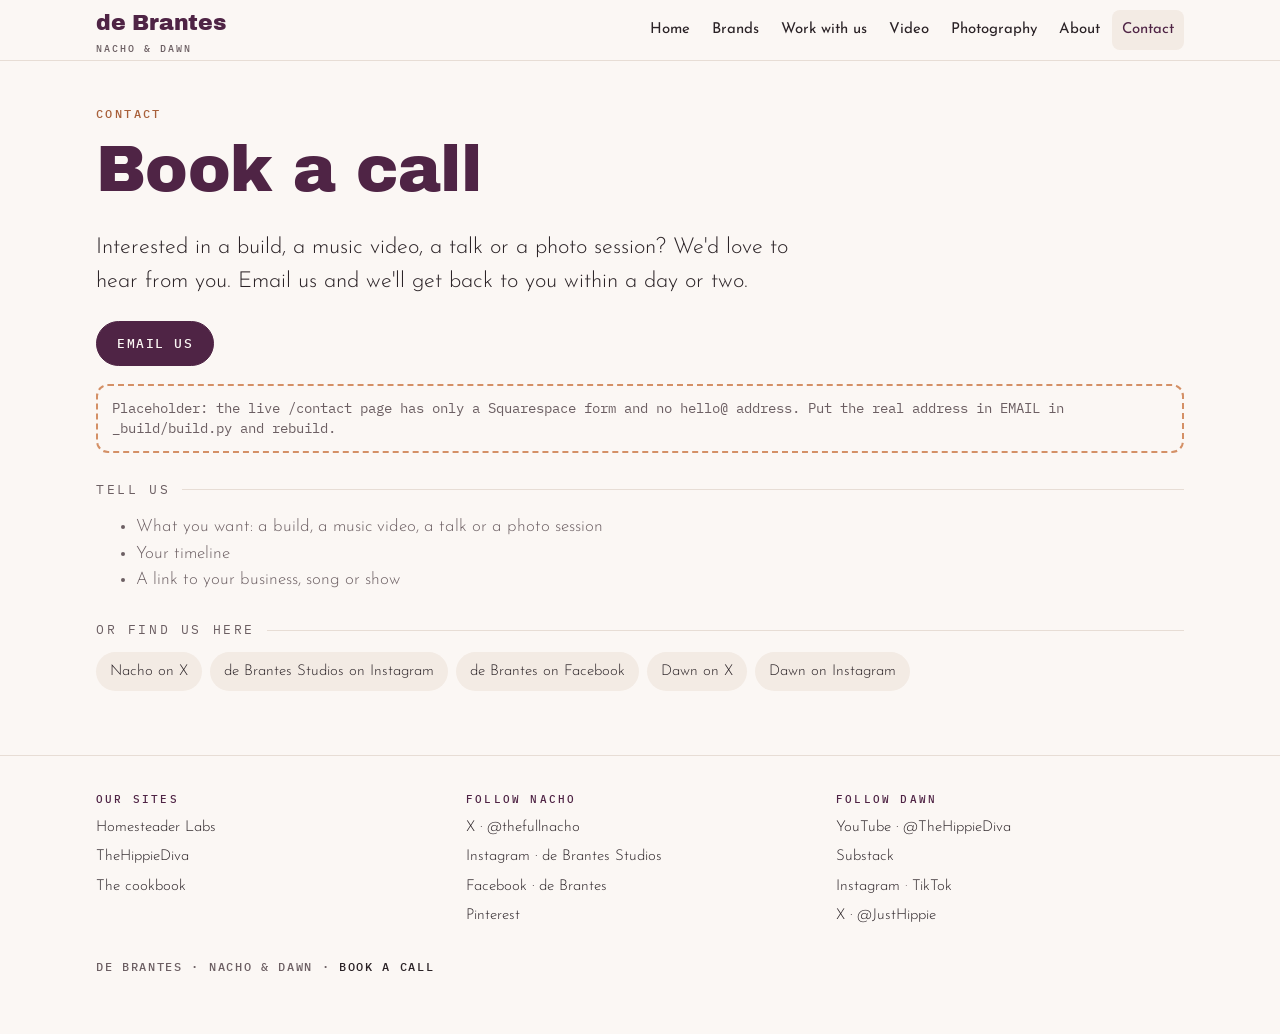
<file: contact.html>
<!doctype html>
<html lang="en">
<head>
<meta charset="utf-8">
<meta name="viewport" content="width=device-width, initial-scale=1">
<title>Contact · de Brantes</title>
<meta name="description" content="Book a call or a session with Dawn and Nacho de Brantes.">
<meta name="color-scheme" content="light dark">
<meta name="theme-color" content="#fbf7f4" media="(prefers-color-scheme: light)">
<meta name="theme-color" content="#2b2b2b" media="(prefers-color-scheme: dark)">
<meta property="og:title" content="Contact · de Brantes"><meta property="og:description" content="Book a call or a session with Dawn and Nacho de Brantes.">
<link rel="preconnect" href="https://fonts.googleapis.com"><link rel="preconnect" href="https://fonts.gstatic.com" crossorigin><link href="https://fonts.googleapis.com/css2?family=Archivo+Black&family=IBM+Plex+Mono:wght@400;500&family=Josefin+Sans:wght@300;400;600&display=swap" rel="stylesheet">
<link rel="stylesheet" href="assets/css/site.css">
</head>
<body>
<header class="top"><div class="wrap">
<a class="logo" href="index.html">de Brantes<small>Nacho &amp; Dawn</small></a>
<nav aria-label="Main"><details><summary>Menu</summary><ul><li><a href="index.html">Home</a></li><li><a href="brands.html">Brands</a></li><li><a href="consulting.html">Work with us</a></li><li><a href="video.html">Video</a></li><li><a href="portrait-photography.html">Photography</a></li><li><a href="about.html">About</a></li><li><a href="contact.html" aria-current=page>Contact</a></li></ul></details></nav>
</div></header>
<main>

<section><div class="wrap"><div class="eyebrow">Contact</div><h1>Book a call</h1>
<p class="lede">Interested in a build, a music video, a talk or a photo session? We'd love to hear from you. Email us and we'll get back to you within a day or two.</p>
<div class="btns"><a class="btn" href="mailto:REPLACE-hello@-address?subject=Booking%20a%20call">Email us</a></div>
<p class="ph" style="margin-top:18px">Placeholder: the live /contact page has only a Squarespace form and no hello@ address. Put the real address in EMAIL in _build/build.py and rebuild.</p>
<div class="group"><h3>Tell us</h3><ul class="sub"><li>What you want: a build, a music video, a talk or a photo session</li><li>Your timeline</li><li>A link to your business, song or show</li></ul></div>
<div class="group"><h3>Or find us here</h3><ul class="chips">
<li><a href="https://x.com/thefullnacho" rel="noopener">Nacho on X</a></li><li><a href="https://www.instagram.com/debrantes_studios/" rel="noopener">de Brantes Studios on Instagram</a></li>
<li><a href="https://www.facebook.com/debrantes" rel="noopener">de Brantes on Facebook</a></li><li><a href="https://x.com/JustHippie" rel="noopener">Dawn on X</a></li>
<li><a href="https://www.instagram.com/thehippiediva" rel="noopener">Dawn on Instagram</a></li></ul></div>
</div></section>
</main>
<footer><div class="wrap"><div class="cols">
<div><h4>Our sites</h4><ul>
<li><a href="https://homesteaderlabs.com" rel="noopener">Homesteader Labs</a></li>
<li><a href="https://www.thehippiediva.com" rel="noopener">TheHippieDiva</a></li>
<li><a href="https://www.thehippiediva.com/cookbook" rel="noopener">The cookbook</a></li>
</ul></div>
<div><h4>Follow Nacho</h4><ul>
<li><a href="https://x.com/thefullnacho" rel="noopener">X · @thefullnacho</a></li>
<li><a href="https://www.instagram.com/debrantes_studios/" rel="noopener">Instagram · de Brantes Studios</a></li>
<li><a href="https://www.facebook.com/debrantes" rel="noopener">Facebook · de Brantes</a></li>
<li><a href="https://www.pinterest.com/debrantes_studios/" rel="noopener">Pinterest</a></li>
</ul></div>
<div><h4>Follow Dawn</h4><ul>
<li><a href="https://www.youtube.com/@TheHippieDiva" rel="noopener">YouTube · @TheHippieDiva</a></li>
<li><a href="https://thehippiediva.substack.com" rel="noopener">Substack</a></li>
<li><a href="https://www.instagram.com/thehippiediva" rel="noopener">Instagram</a> · <a href="https://www.tiktok.com/@thehippiediva" rel="noopener">TikTok</a></li>
<li><a href="https://x.com/JustHippie" rel="noopener">X · @JustHippie</a></li>
</ul></div>
</div>
<p class="sig">de Brantes · Nacho &amp; Dawn · <a href="contact.html">Book a call</a></p>
</div></footer>

<script>
// open the menu on wide screens; play videos on tap (no YouTube load until asked)
var dt=document.querySelector('nav details'),mq=matchMedia('(min-width:900px)');function nv(){dt.open=mq.matches;}nv();mq.addEventListener('change',nv);
document.querySelectorAll('a.vid').forEach(function(a){a.addEventListener('click',function(e){e.preventDefault();a.innerHTML='<iframe src="https://www.youtube-nocookie.com/embed/'+a.dataset.id+'?autoplay=1" allow="autoplay; encrypted-media; picture-in-picture" allowfullscreen title="'+(a.getAttribute('aria-label')||'Video')+'"></iframe>';});});
</script>
</body>
</html>
</file>
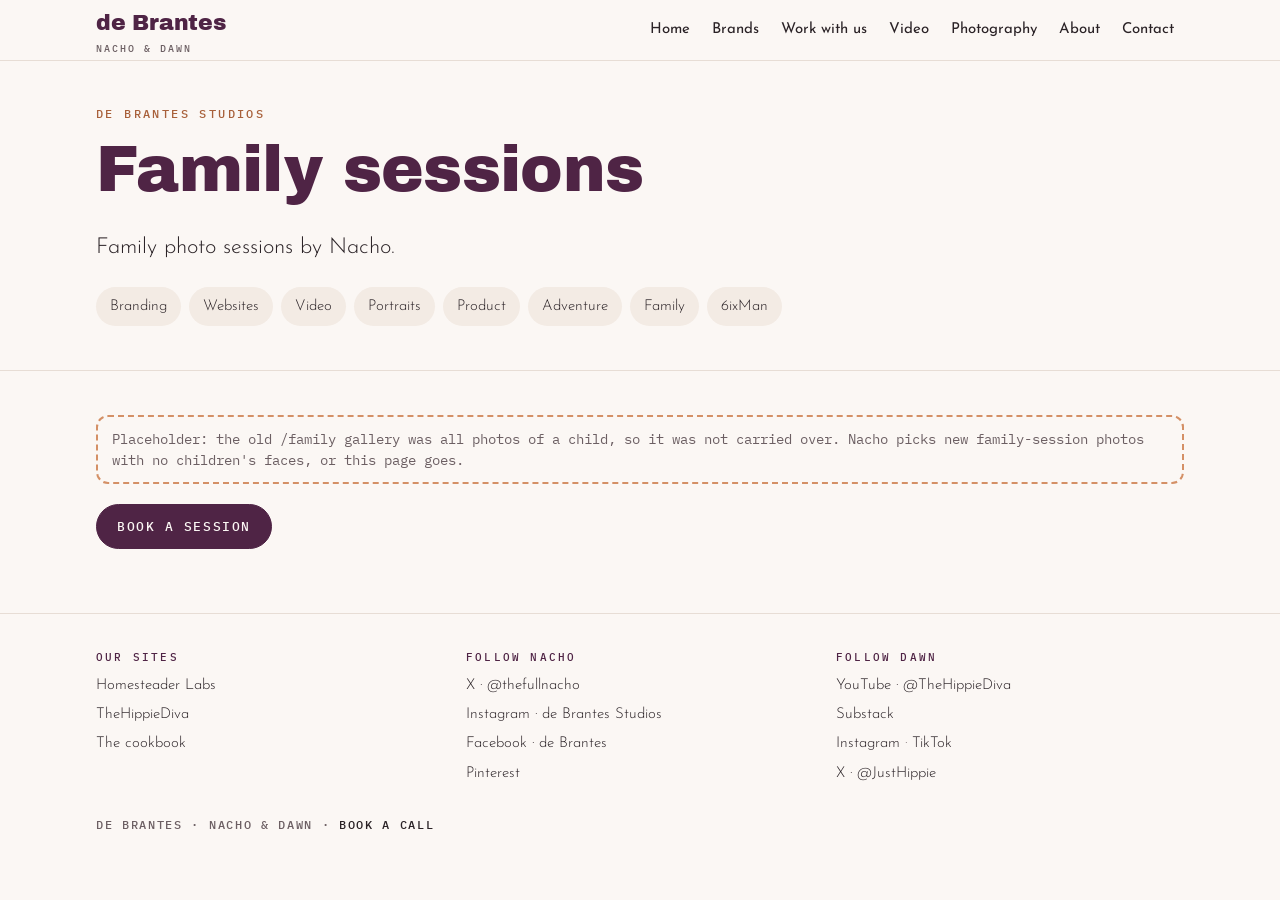
<file: family.html>
<!doctype html>
<html lang="en">
<head>
<meta charset="utf-8">
<meta name="viewport" content="width=device-width, initial-scale=1">
<title>Family · de Brantes Studios</title>
<meta name="description" content="Family photo sessions by de Brantes Studios.">
<meta name="color-scheme" content="light dark">
<meta name="theme-color" content="#fbf7f4" media="(prefers-color-scheme: light)">
<meta name="theme-color" content="#2b2b2b" media="(prefers-color-scheme: dark)">
<meta property="og:title" content="Family · de Brantes Studios"><meta property="og:description" content="Family photo sessions by de Brantes Studios.">
<link rel="preconnect" href="https://fonts.googleapis.com"><link rel="preconnect" href="https://fonts.gstatic.com" crossorigin><link href="https://fonts.googleapis.com/css2?family=Archivo+Black&family=IBM+Plex+Mono:wght@400;500&family=Josefin+Sans:wght@300;400;600&display=swap" rel="stylesheet">
<link rel="stylesheet" href="assets/css/site.css">
</head>
<body>
<header class="top"><div class="wrap">
<a class="logo" href="index.html">de Brantes<small>Nacho &amp; Dawn</small></a>
<nav aria-label="Main"><details><summary>Menu</summary><ul><li><a href="index.html">Home</a></li><li><a href="brands.html">Brands</a></li><li><a href="consulting.html">Work with us</a></li><li><a href="video.html">Video</a></li><li><a href="portrait-photography.html">Photography</a></li><li><a href="about.html">About</a></li><li><a href="contact.html">Contact</a></li></ul></details></nav>
</div></header>
<main>
<section><div class="wrap"><div class="eyebrow">de Brantes Studios</div><h1>Family sessions</h1><p class="lede">Family photo sessions by Nacho.</p><ul class="chips"><li><a href="branding.html">Branding</a></li><li><a href="websites.html">Websites</a></li><li><a href="video.html">Video</a></li><li><a href="portrait-photography.html">Portraits</a></li><li><a href="product-photography.html">Product</a></li><li><a href="adventure.html">Adventure</a></li><li><a href="family.html">Family</a></li><li><a href="6ixman.html">6ixMan</a></li></ul></div></section><section><div class="wrap"><p class="ph">Placeholder: the old /family gallery was all photos of a child, so it was not carried over. Nacho picks new family-session photos with no children's faces, or this page goes.</p><div class="btns"><a class="btn" href="contact.html">Book a session</a></div></div></section>
</main>
<footer><div class="wrap"><div class="cols">
<div><h4>Our sites</h4><ul>
<li><a href="https://homesteaderlabs.com" rel="noopener">Homesteader Labs</a></li>
<li><a href="https://www.thehippiediva.com" rel="noopener">TheHippieDiva</a></li>
<li><a href="https://www.thehippiediva.com/cookbook" rel="noopener">The cookbook</a></li>
</ul></div>
<div><h4>Follow Nacho</h4><ul>
<li><a href="https://x.com/thefullnacho" rel="noopener">X · @thefullnacho</a></li>
<li><a href="https://www.instagram.com/debrantes_studios/" rel="noopener">Instagram · de Brantes Studios</a></li>
<li><a href="https://www.facebook.com/debrantes" rel="noopener">Facebook · de Brantes</a></li>
<li><a href="https://www.pinterest.com/debrantes_studios/" rel="noopener">Pinterest</a></li>
</ul></div>
<div><h4>Follow Dawn</h4><ul>
<li><a href="https://www.youtube.com/@TheHippieDiva" rel="noopener">YouTube · @TheHippieDiva</a></li>
<li><a href="https://thehippiediva.substack.com" rel="noopener">Substack</a></li>
<li><a href="https://www.instagram.com/thehippiediva" rel="noopener">Instagram</a> · <a href="https://www.tiktok.com/@thehippiediva" rel="noopener">TikTok</a></li>
<li><a href="https://x.com/JustHippie" rel="noopener">X · @JustHippie</a></li>
</ul></div>
</div>
<p class="sig">de Brantes · Nacho &amp; Dawn · <a href="contact.html">Book a call</a></p>
</div></footer>

<script>
// open the menu on wide screens; play videos on tap (no YouTube load until asked)
var dt=document.querySelector('nav details'),mq=matchMedia('(min-width:900px)');function nv(){dt.open=mq.matches;}nv();mq.addEventListener('change',nv);
document.querySelectorAll('a.vid').forEach(function(a){a.addEventListener('click',function(e){e.preventDefault();a.innerHTML='<iframe src="https://www.youtube-nocookie.com/embed/'+a.dataset.id+'?autoplay=1" allow="autoplay; encrypted-media; picture-in-picture" allowfullscreen title="'+(a.getAttribute('aria-label')||'Video')+'"></iframe>';});});
</script>
</body>
</html>
</file>
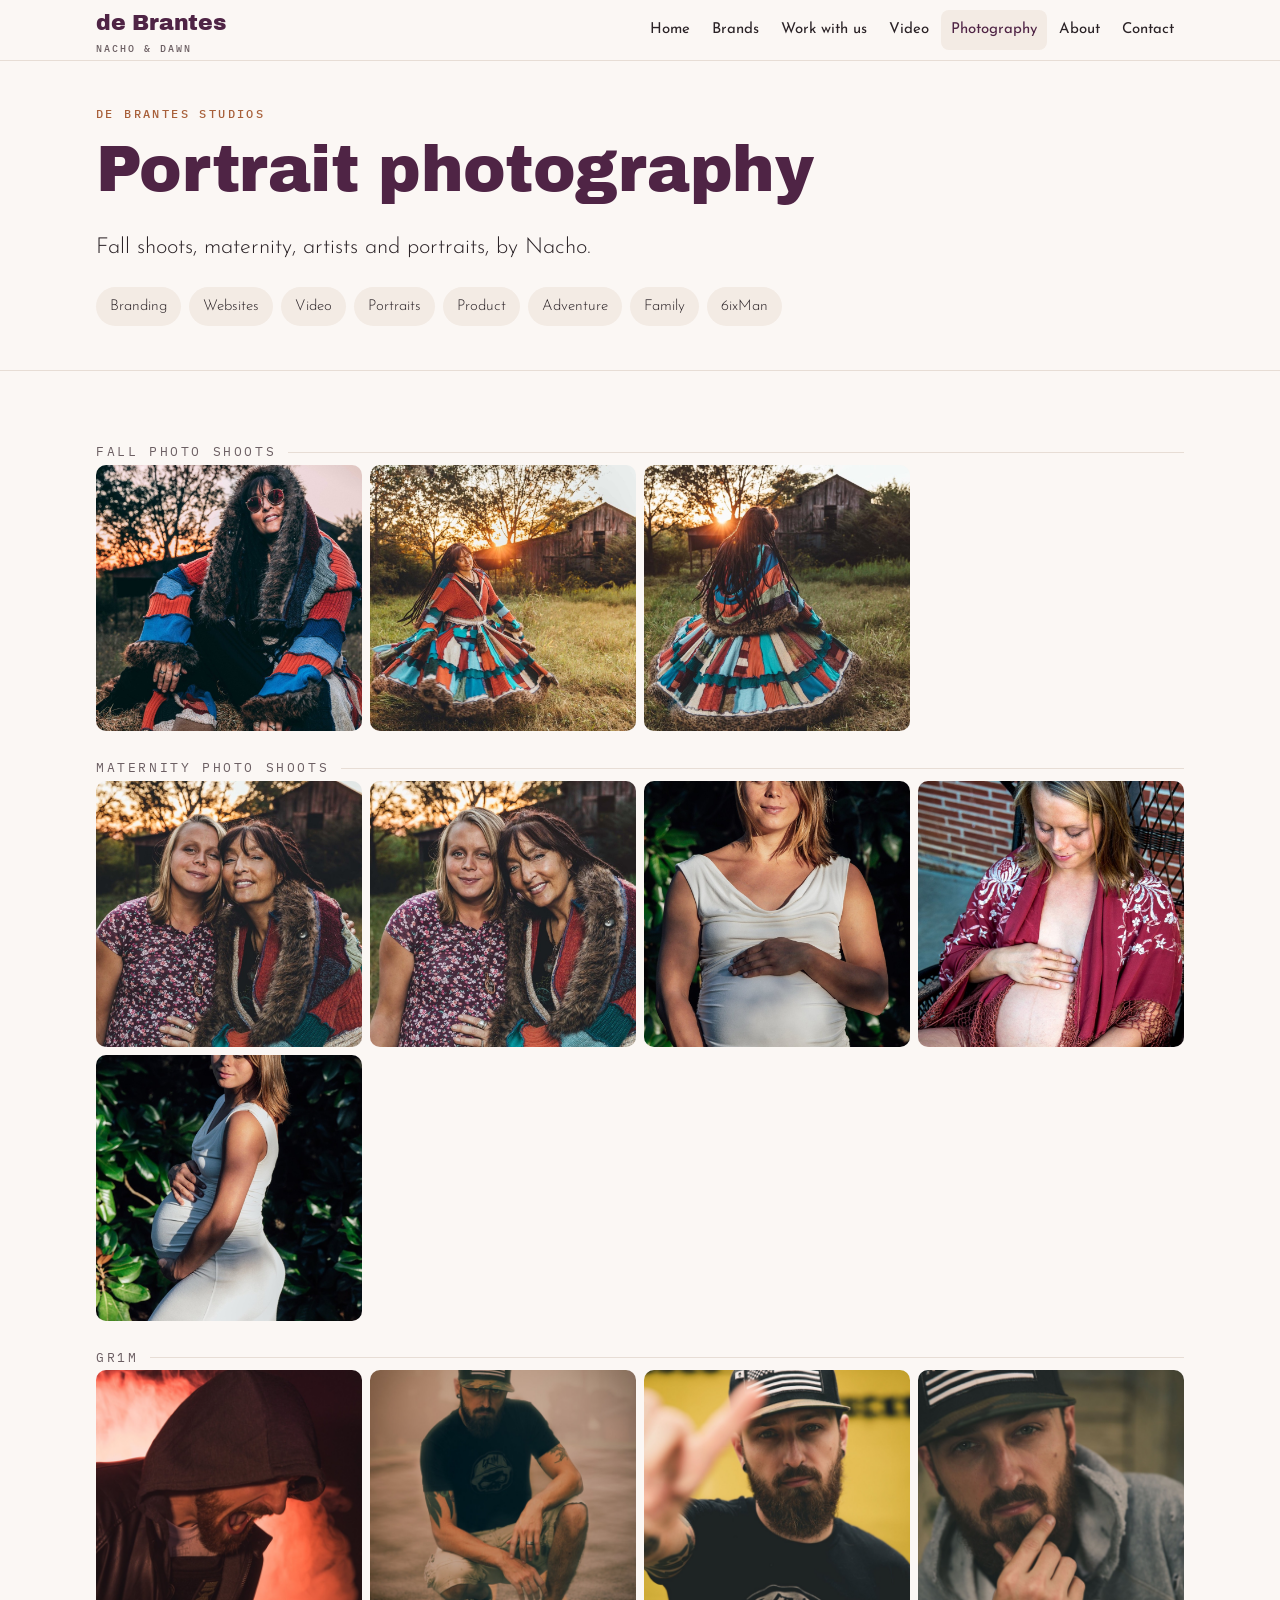
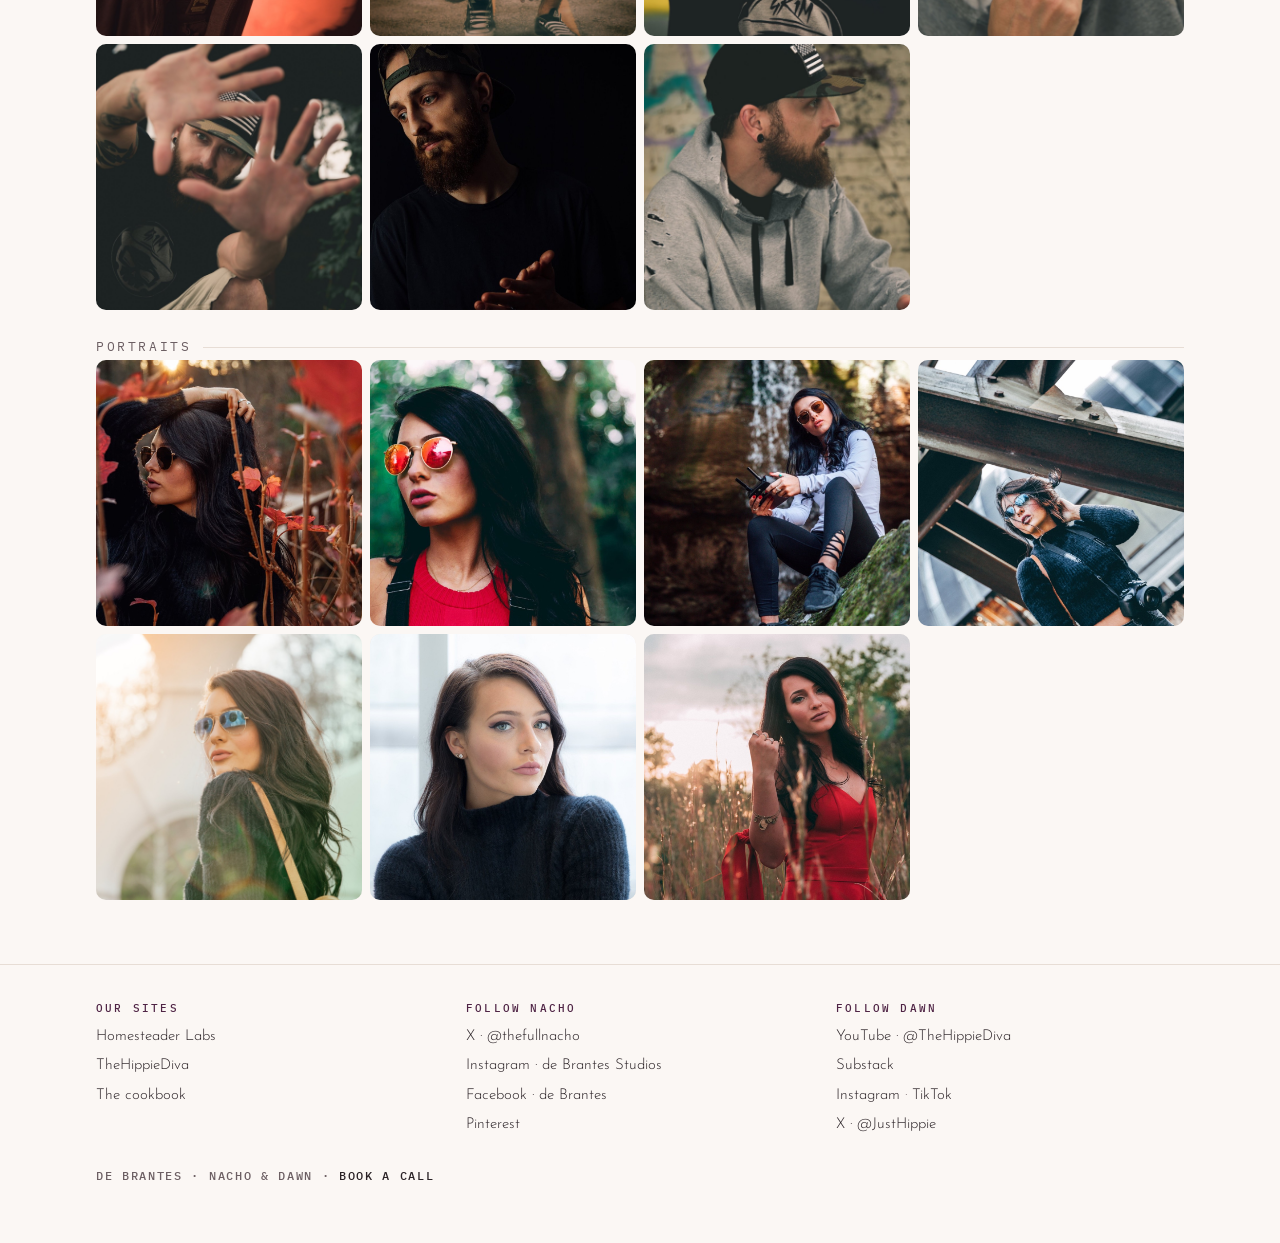
<file: portrait-photography.html>
<!doctype html>
<html lang="en">
<head>
<meta charset="utf-8">
<meta name="viewport" content="width=device-width, initial-scale=1">
<title>Portrait Photography · de Brantes Studios</title>
<meta name="description" content="Portrait photography by Nacho de Brantes: fall, maternity and artist portraits.">
<meta name="color-scheme" content="light dark">
<meta name="theme-color" content="#fbf7f4" media="(prefers-color-scheme: light)">
<meta name="theme-color" content="#2b2b2b" media="(prefers-color-scheme: dark)">
<meta property="og:title" content="Portrait Photography · de Brantes Studios"><meta property="og:description" content="Portrait photography by Nacho de Brantes: fall, maternity and artist portraits.">
<link rel="preconnect" href="https://fonts.googleapis.com"><link rel="preconnect" href="https://fonts.gstatic.com" crossorigin><link href="https://fonts.googleapis.com/css2?family=Archivo+Black&family=IBM+Plex+Mono:wght@400;500&family=Josefin+Sans:wght@300;400;600&display=swap" rel="stylesheet">
<link rel="stylesheet" href="assets/css/site.css">
</head>
<body>
<header class="top"><div class="wrap">
<a class="logo" href="index.html">de Brantes<small>Nacho &amp; Dawn</small></a>
<nav aria-label="Main"><details><summary>Menu</summary><ul><li><a href="index.html">Home</a></li><li><a href="brands.html">Brands</a></li><li><a href="consulting.html">Work with us</a></li><li><a href="video.html">Video</a></li><li><a href="portrait-photography.html" aria-current=page>Photography</a></li><li><a href="about.html">About</a></li><li><a href="contact.html">Contact</a></li></ul></details></nav>
</div></header>
<main>
<section><div class="wrap"><div class="eyebrow">de Brantes Studios</div><h1>Portrait photography</h1><p class="lede">Fall shoots, maternity, artists and portraits, by Nacho.</p><ul class="chips"><li><a href="branding.html">Branding</a></li><li><a href="websites.html">Websites</a></li><li><a href="video.html">Video</a></li><li><a href="portrait-photography.html">Portraits</a></li><li><a href="product-photography.html">Product</a></li><li><a href="adventure.html">Adventure</a></li><li><a href="family.html">Family</a></li><li><a href="6ixman.html">6ixMan</a></li></ul></div></section><section><div class="wrap">
<div class="group"><h3>Fall photo shoots</h3><div class="gallery "><img loading="lazy" src="assets/img/portrait/portrait-01.jpg" alt="Fall portrait"><img loading="lazy" src="assets/img/portrait/portrait-02.jpg" alt="Fall portrait"><img loading="lazy" src="assets/img/portrait/portrait-03.jpg" alt="Fall portrait"></div></div>
<div class="group"><h3>Maternity photo shoots</h3><div class="gallery "><img loading="lazy" src="assets/img/portrait/portrait-04.jpg" alt="Maternity portrait"><img loading="lazy" src="assets/img/portrait/portrait-05.jpg" alt="Maternity portrait"><img loading="lazy" src="assets/img/portrait/portrait-06.jpg" alt="Maternity portrait"><img loading="lazy" src="assets/img/portrait/portrait-07.jpg" alt="Maternity portrait"><img loading="lazy" src="assets/img/portrait/portrait-08.jpg" alt="Maternity portrait"></div></div>
<div class="group"><h3>GR1M</h3><div class="gallery "><img loading="lazy" src="assets/img/portrait/portrait-09.jpg" alt="Artist portrait of GR1M"><img loading="lazy" src="assets/img/portrait/portrait-10.jpg" alt="Artist portrait of GR1M"><img loading="lazy" src="assets/img/portrait/portrait-11.jpg" alt="Artist portrait of GR1M"><img loading="lazy" src="assets/img/portrait/portrait-12.jpg" alt="Artist portrait of GR1M"><img loading="lazy" src="assets/img/portrait/portrait-13.jpg" alt="Artist portrait of GR1M"><img loading="lazy" src="assets/img/portrait/portrait-14.jpg" alt="Artist portrait of GR1M"><img loading="lazy" src="assets/img/portrait/portrait-15.jpg" alt="Artist portrait of GR1M"></div></div>
<div class="group"><h3>Portraits</h3><div class="gallery "><img loading="lazy" src="assets/img/portrait/portrait-16.jpg" alt="Portrait"><img loading="lazy" src="assets/img/portrait/portrait-17.jpg" alt="Portrait"><img loading="lazy" src="assets/img/portrait/portrait-18.jpg" alt="Portrait"><img loading="lazy" src="assets/img/portrait/portrait-19.jpg" alt="Portrait"><img loading="lazy" src="assets/img/portrait/portrait-20.jpg" alt="Portrait"><img loading="lazy" src="assets/img/portrait/portrait-21.jpg" alt="Portrait"><img loading="lazy" src="assets/img/portrait/portrait-22.jpg" alt="Portrait"></div></div></div></section>
</main>
<footer><div class="wrap"><div class="cols">
<div><h4>Our sites</h4><ul>
<li><a href="https://homesteaderlabs.com" rel="noopener">Homesteader Labs</a></li>
<li><a href="https://www.thehippiediva.com" rel="noopener">TheHippieDiva</a></li>
<li><a href="https://www.thehippiediva.com/cookbook" rel="noopener">The cookbook</a></li>
</ul></div>
<div><h4>Follow Nacho</h4><ul>
<li><a href="https://x.com/thefullnacho" rel="noopener">X · @thefullnacho</a></li>
<li><a href="https://www.instagram.com/debrantes_studios/" rel="noopener">Instagram · de Brantes Studios</a></li>
<li><a href="https://www.facebook.com/debrantes" rel="noopener">Facebook · de Brantes</a></li>
<li><a href="https://www.pinterest.com/debrantes_studios/" rel="noopener">Pinterest</a></li>
</ul></div>
<div><h4>Follow Dawn</h4><ul>
<li><a href="https://www.youtube.com/@TheHippieDiva" rel="noopener">YouTube · @TheHippieDiva</a></li>
<li><a href="https://thehippiediva.substack.com" rel="noopener">Substack</a></li>
<li><a href="https://www.instagram.com/thehippiediva" rel="noopener">Instagram</a> · <a href="https://www.tiktok.com/@thehippiediva" rel="noopener">TikTok</a></li>
<li><a href="https://x.com/JustHippie" rel="noopener">X · @JustHippie</a></li>
</ul></div>
</div>
<p class="sig">de Brantes · Nacho &amp; Dawn · <a href="contact.html">Book a call</a></p>
</div></footer>

<script>
// open the menu on wide screens; play videos on tap (no YouTube load until asked)
var dt=document.querySelector('nav details'),mq=matchMedia('(min-width:900px)');function nv(){dt.open=mq.matches;}nv();mq.addEventListener('change',nv);
document.querySelectorAll('a.vid').forEach(function(a){a.addEventListener('click',function(e){e.preventDefault();a.innerHTML='<iframe src="https://www.youtube-nocookie.com/embed/'+a.dataset.id+'?autoplay=1" allow="autoplay; encrypted-media; picture-in-picture" allowfullscreen title="'+(a.getAttribute('aria-label')||'Video')+'"></iframe>';});});
</script>
</body>
</html>
</file>
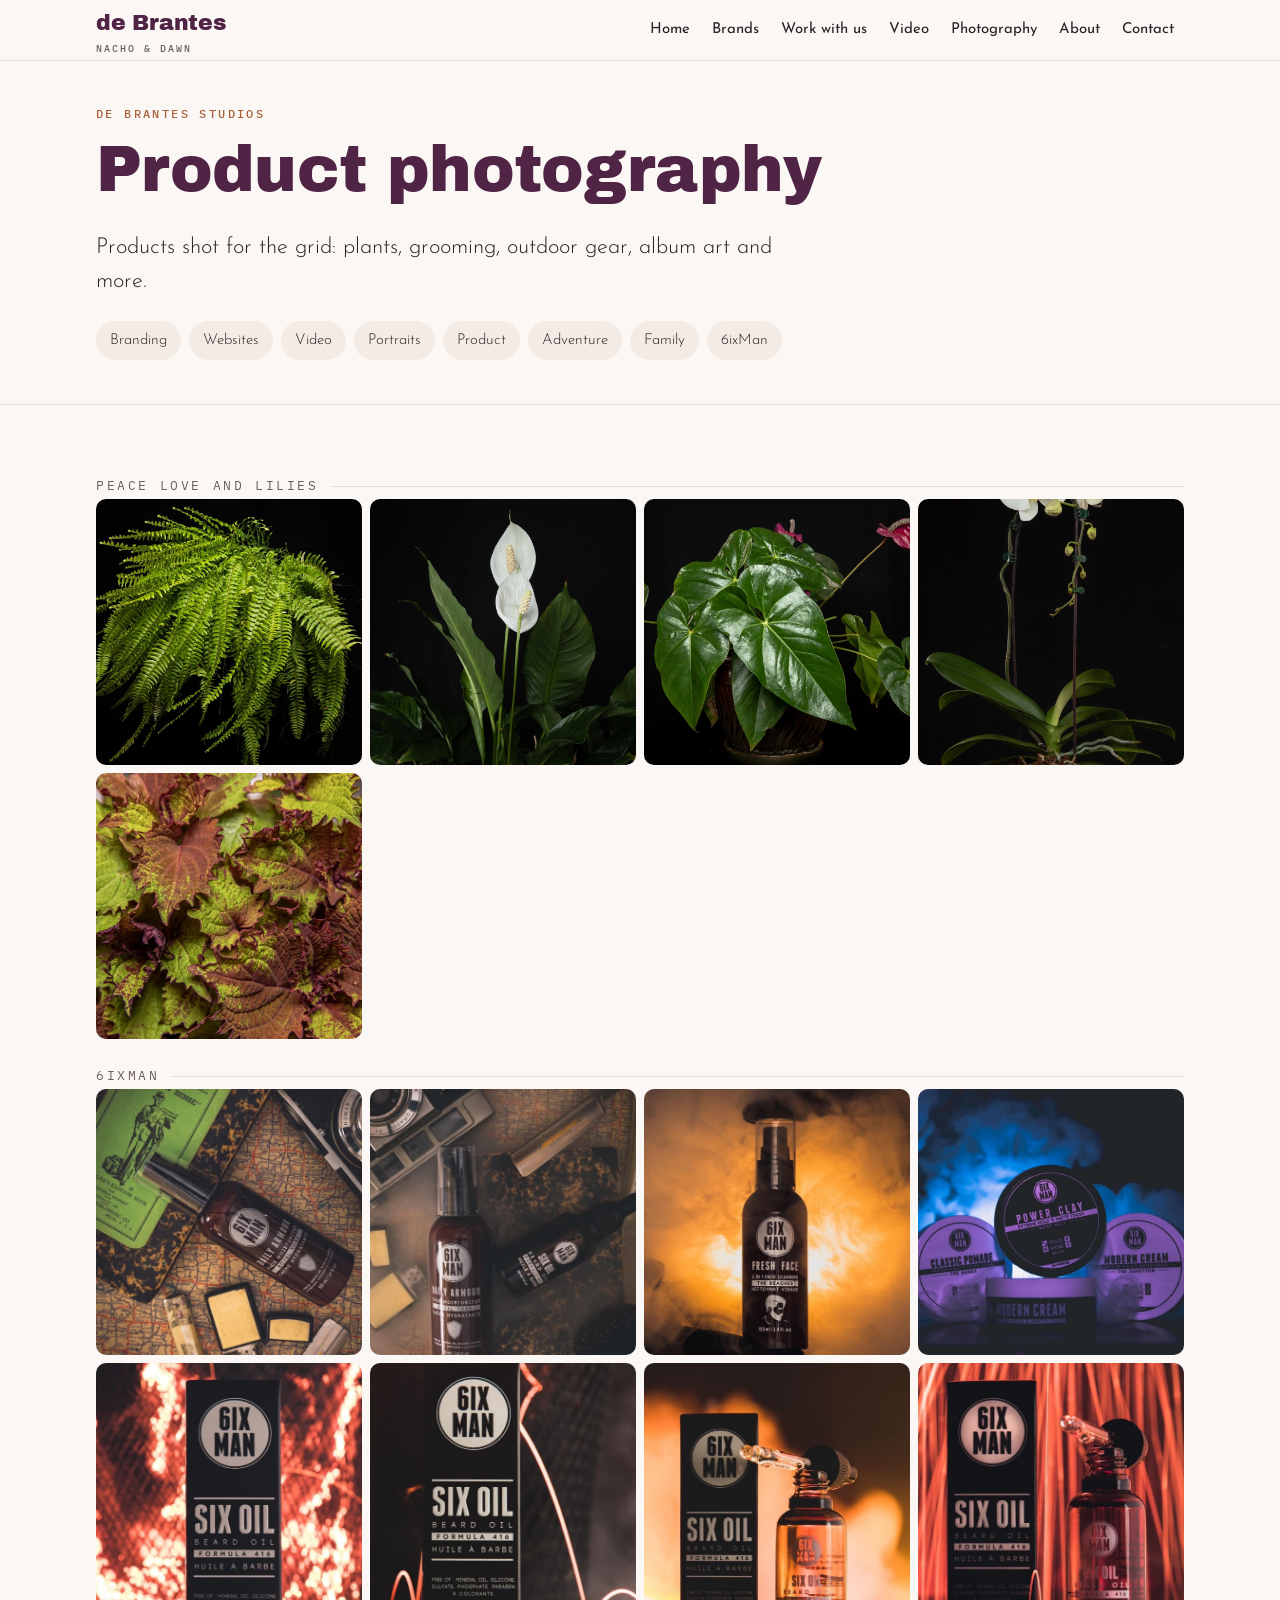
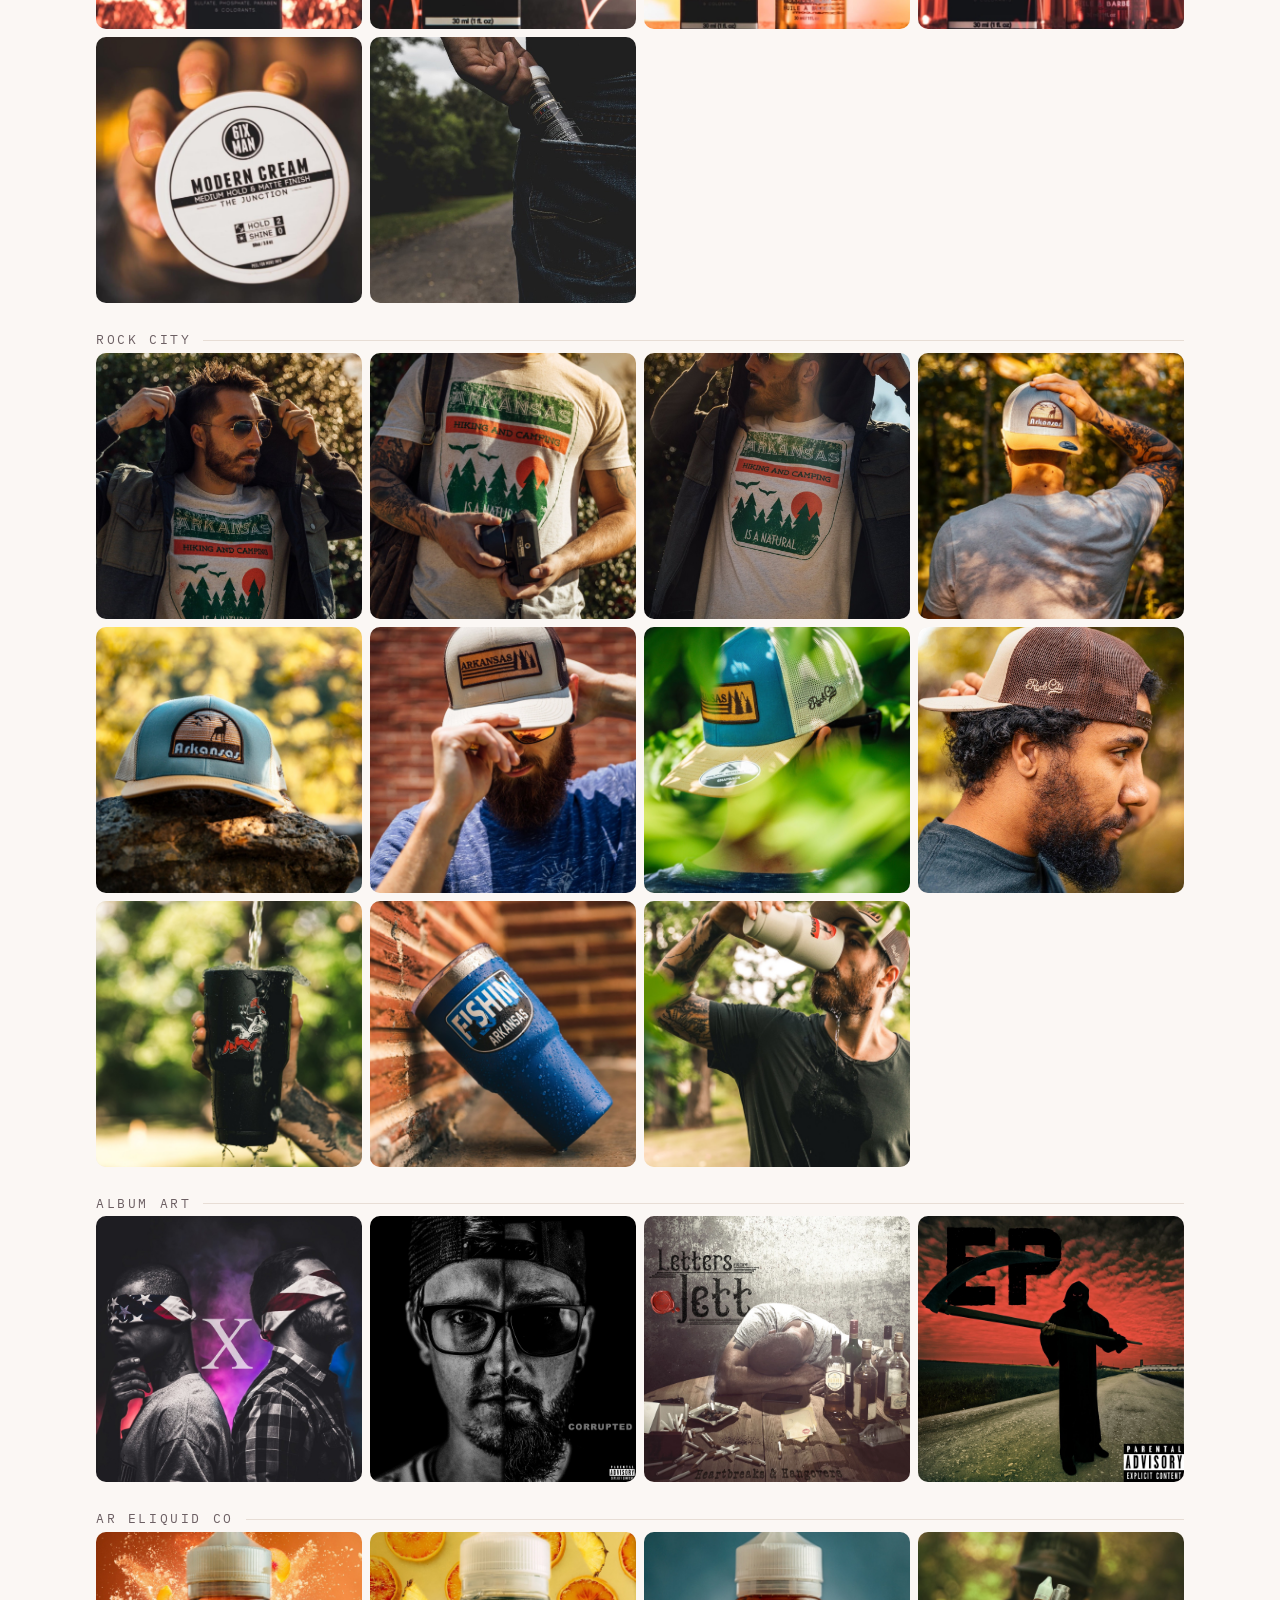
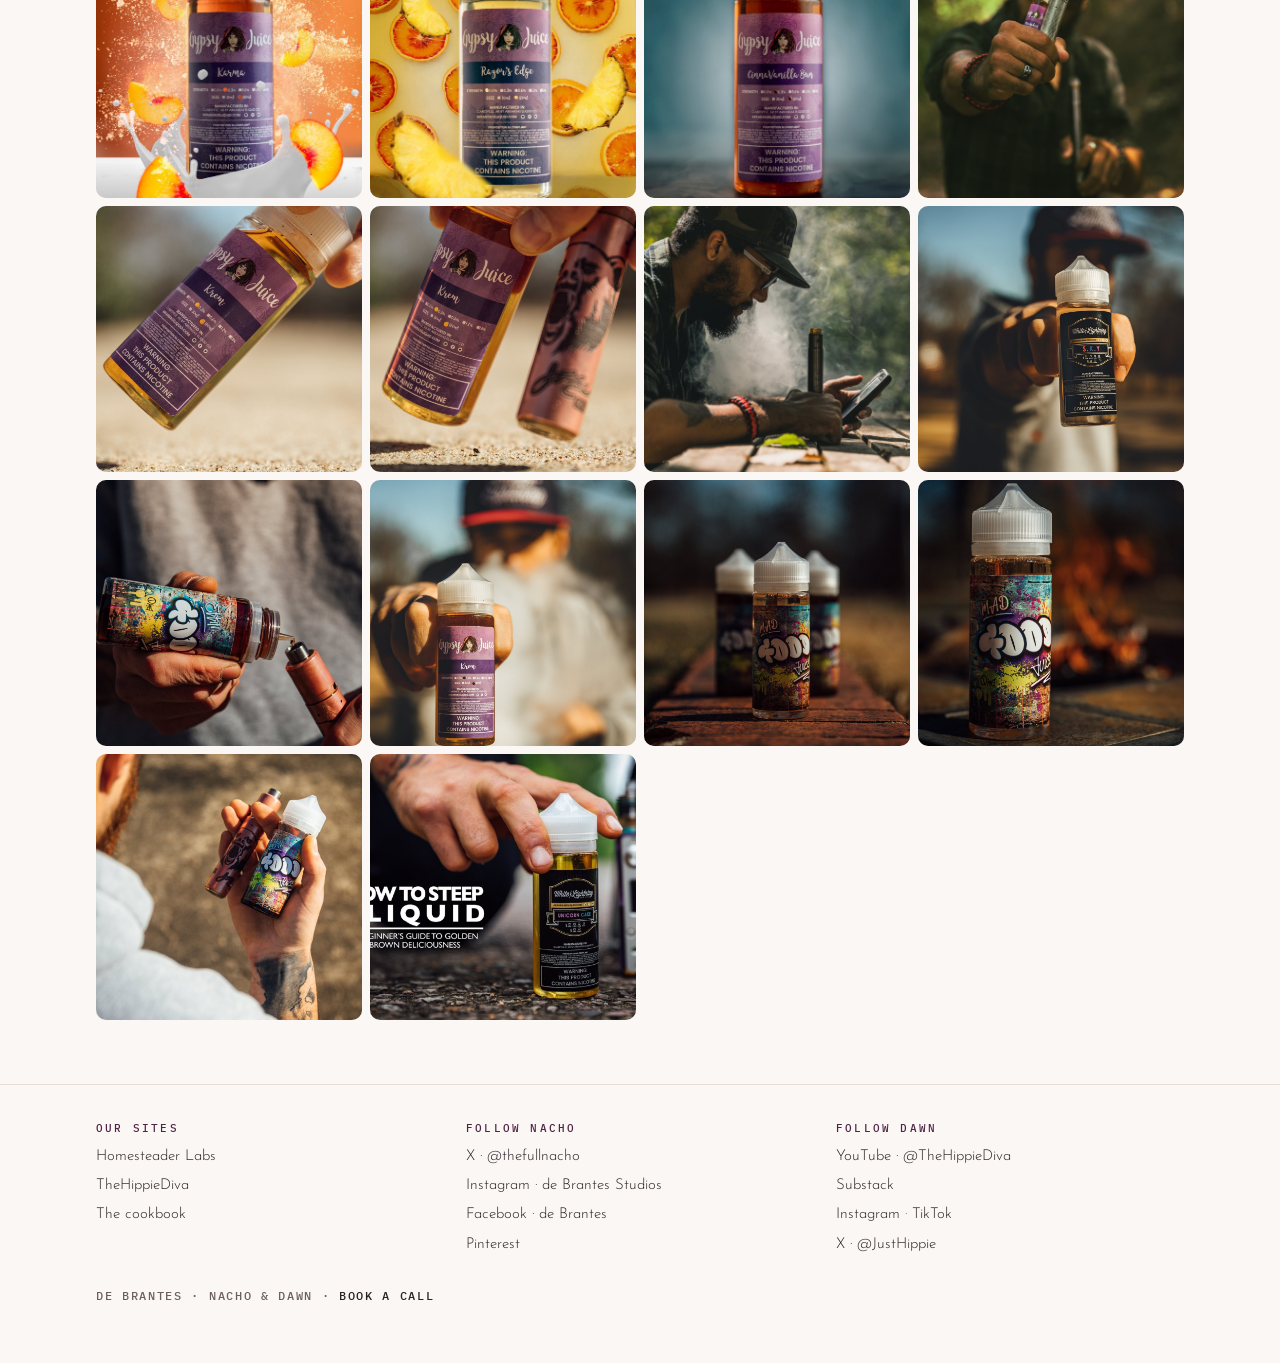
<file: product-photography.html>
<!doctype html>
<html lang="en">
<head>
<meta charset="utf-8">
<meta name="viewport" content="width=device-width, initial-scale=1">
<title>Product Photography · de Brantes Studios</title>
<meta name="description" content="Product photography by de Brantes Studios.">
<meta name="color-scheme" content="light dark">
<meta name="theme-color" content="#fbf7f4" media="(prefers-color-scheme: light)">
<meta name="theme-color" content="#2b2b2b" media="(prefers-color-scheme: dark)">
<meta property="og:title" content="Product Photography · de Brantes Studios"><meta property="og:description" content="Product photography by de Brantes Studios.">
<link rel="preconnect" href="https://fonts.googleapis.com"><link rel="preconnect" href="https://fonts.gstatic.com" crossorigin><link href="https://fonts.googleapis.com/css2?family=Archivo+Black&family=IBM+Plex+Mono:wght@400;500&family=Josefin+Sans:wght@300;400;600&display=swap" rel="stylesheet">
<link rel="stylesheet" href="assets/css/site.css">
</head>
<body>
<header class="top"><div class="wrap">
<a class="logo" href="index.html">de Brantes<small>Nacho &amp; Dawn</small></a>
<nav aria-label="Main"><details><summary>Menu</summary><ul><li><a href="index.html">Home</a></li><li><a href="brands.html">Brands</a></li><li><a href="consulting.html">Work with us</a></li><li><a href="video.html">Video</a></li><li><a href="portrait-photography.html">Photography</a></li><li><a href="about.html">About</a></li><li><a href="contact.html">Contact</a></li></ul></details></nav>
</div></header>
<main>
<section><div class="wrap"><div class="eyebrow">de Brantes Studios</div><h1>Product photography</h1><p class="lede">Products shot for the grid: plants, grooming, outdoor gear, album art and more.</p><ul class="chips"><li><a href="branding.html">Branding</a></li><li><a href="websites.html">Websites</a></li><li><a href="video.html">Video</a></li><li><a href="portrait-photography.html">Portraits</a></li><li><a href="product-photography.html">Product</a></li><li><a href="adventure.html">Adventure</a></li><li><a href="family.html">Family</a></li><li><a href="6ixman.html">6ixMan</a></li></ul></div></section><section><div class="wrap"><div class="group"><h3>Peace Love and Lilies</h3><div class="gallery "><img loading="lazy" src="assets/img/product/plants-01.jpg" alt="Peace Love and Lilies product photo"><img loading="lazy" src="assets/img/product/plants-02.jpg" alt="Peace Love and Lilies product photo"><img loading="lazy" src="assets/img/product/plants-03.jpg" alt="Peace Love and Lilies product photo"><img loading="lazy" src="assets/img/product/plants-04.jpg" alt="Peace Love and Lilies product photo"><img loading="lazy" src="assets/img/product/plants-05.jpg" alt="Peace Love and Lilies product photo"></div></div><div class="group"><h3>6ixMan</h3><div class="gallery "><img loading="lazy" src="assets/img/product/6ixman-06.jpg" alt="6ixMan product photo"><img loading="lazy" src="assets/img/product/6ixman-07.jpg" alt="6ixMan product photo"><img loading="lazy" src="assets/img/product/6ixman-08.jpg" alt="6ixMan product photo"><img loading="lazy" src="assets/img/product/6ixman-09.jpg" alt="6ixMan product photo"><img loading="lazy" src="assets/img/product/6ixman-10.jpg" alt="6ixMan product photo"><img loading="lazy" src="assets/img/product/6ixman-11.jpg" alt="6ixMan product photo"><img loading="lazy" src="assets/img/product/6ixman-12.jpg" alt="6ixMan product photo"><img loading="lazy" src="assets/img/product/6ixman-13.jpg" alt="6ixMan product photo"><img loading="lazy" src="assets/img/product/6ixman-14.jpg" alt="6ixMan product photo"><img loading="lazy" src="assets/img/product/6ixman-44.jpg" alt="6ixMan product photo"></div></div><div class="group"><h3>Rock City</h3><div class="gallery "><img loading="lazy" src="assets/img/product/rock-city-15.jpg" alt="Rock City product photo"><img loading="lazy" src="assets/img/product/rock-city-16.jpg" alt="Rock City product photo"><img loading="lazy" src="assets/img/product/rock-city-17.jpg" alt="Rock City product photo"><img loading="lazy" src="assets/img/product/rock-city-18.jpg" alt="Rock City product photo"><img loading="lazy" src="assets/img/product/rock-city-19.jpg" alt="Rock City product photo"><img loading="lazy" src="assets/img/product/rock-city-20.jpg" alt="Rock City product photo"><img loading="lazy" src="assets/img/product/rock-city-21.jpg" alt="Rock City product photo"><img loading="lazy" src="assets/img/product/rock-city-22.jpg" alt="Rock City product photo"><img loading="lazy" src="assets/img/product/rock-city-23.jpg" alt="Rock City product photo"><img loading="lazy" src="assets/img/product/rock-city-24.jpg" alt="Rock City product photo"><img loading="lazy" src="assets/img/product/rock-city-25.jpg" alt="Rock City product photo"></div></div><div class="group"><h3>Album art</h3><div class="gallery "><img loading="lazy" src="assets/img/product/album-art-26.jpg" alt="Album art product photo"><img loading="lazy" src="assets/img/product/album-art-27.jpg" alt="Album art product photo"><img loading="lazy" src="assets/img/product/album-art-28.jpg" alt="Album art product photo"><img loading="lazy" src="assets/img/product/album-art-29.jpg" alt="Album art product photo"></div></div><div class="group"><h3>AR eLiquid Co</h3><div class="gallery "><img loading="lazy" src="assets/img/product/eliquid-30.jpg" alt="AR eLiquid Co product photo"><img loading="lazy" src="assets/img/product/eliquid-31.jpg" alt="AR eLiquid Co product photo"><img loading="lazy" src="assets/img/product/eliquid-32.jpg" alt="AR eLiquid Co product photo"><img loading="lazy" src="assets/img/product/eliquid-33.jpg" alt="AR eLiquid Co product photo"><img loading="lazy" src="assets/img/product/eliquid-34.jpg" alt="AR eLiquid Co product photo"><img loading="lazy" src="assets/img/product/eliquid-35.jpg" alt="AR eLiquid Co product photo"><img loading="lazy" src="assets/img/product/eliquid-36.jpg" alt="AR eLiquid Co product photo"><img loading="lazy" src="assets/img/product/eliquid-37.jpg" alt="AR eLiquid Co product photo"><img loading="lazy" src="assets/img/product/eliquid-38.jpg" alt="AR eLiquid Co product photo"><img loading="lazy" src="assets/img/product/eliquid-39.jpg" alt="AR eLiquid Co product photo"><img loading="lazy" src="assets/img/product/eliquid-40.jpg" alt="AR eLiquid Co product photo"><img loading="lazy" src="assets/img/product/eliquid-41.jpg" alt="AR eLiquid Co product photo"><img loading="lazy" src="assets/img/product/eliquid-42.jpg" alt="AR eLiquid Co product photo"><img loading="lazy" src="assets/img/product/eliquid-43.jpg" alt="AR eLiquid Co product photo"></div></div></div></section>
</main>
<footer><div class="wrap"><div class="cols">
<div><h4>Our sites</h4><ul>
<li><a href="https://homesteaderlabs.com" rel="noopener">Homesteader Labs</a></li>
<li><a href="https://www.thehippiediva.com" rel="noopener">TheHippieDiva</a></li>
<li><a href="https://www.thehippiediva.com/cookbook" rel="noopener">The cookbook</a></li>
</ul></div>
<div><h4>Follow Nacho</h4><ul>
<li><a href="https://x.com/thefullnacho" rel="noopener">X · @thefullnacho</a></li>
<li><a href="https://www.instagram.com/debrantes_studios/" rel="noopener">Instagram · de Brantes Studios</a></li>
<li><a href="https://www.facebook.com/debrantes" rel="noopener">Facebook · de Brantes</a></li>
<li><a href="https://www.pinterest.com/debrantes_studios/" rel="noopener">Pinterest</a></li>
</ul></div>
<div><h4>Follow Dawn</h4><ul>
<li><a href="https://www.youtube.com/@TheHippieDiva" rel="noopener">YouTube · @TheHippieDiva</a></li>
<li><a href="https://thehippiediva.substack.com" rel="noopener">Substack</a></li>
<li><a href="https://www.instagram.com/thehippiediva" rel="noopener">Instagram</a> · <a href="https://www.tiktok.com/@thehippiediva" rel="noopener">TikTok</a></li>
<li><a href="https://x.com/JustHippie" rel="noopener">X · @JustHippie</a></li>
</ul></div>
</div>
<p class="sig">de Brantes · Nacho &amp; Dawn · <a href="contact.html">Book a call</a></p>
</div></footer>

<script>
// open the menu on wide screens; play videos on tap (no YouTube load until asked)
var dt=document.querySelector('nav details'),mq=matchMedia('(min-width:900px)');function nv(){dt.open=mq.matches;}nv();mq.addEventListener('change',nv);
document.querySelectorAll('a.vid').forEach(function(a){a.addEventListener('click',function(e){e.preventDefault();a.innerHTML='<iframe src="https://www.youtube-nocookie.com/embed/'+a.dataset.id+'?autoplay=1" allow="autoplay; encrypted-media; picture-in-picture" allowfullscreen title="'+(a.getAttribute('aria-label')||'Video')+'"></iframe>';});});
</script>
</body>
</html>
</file>
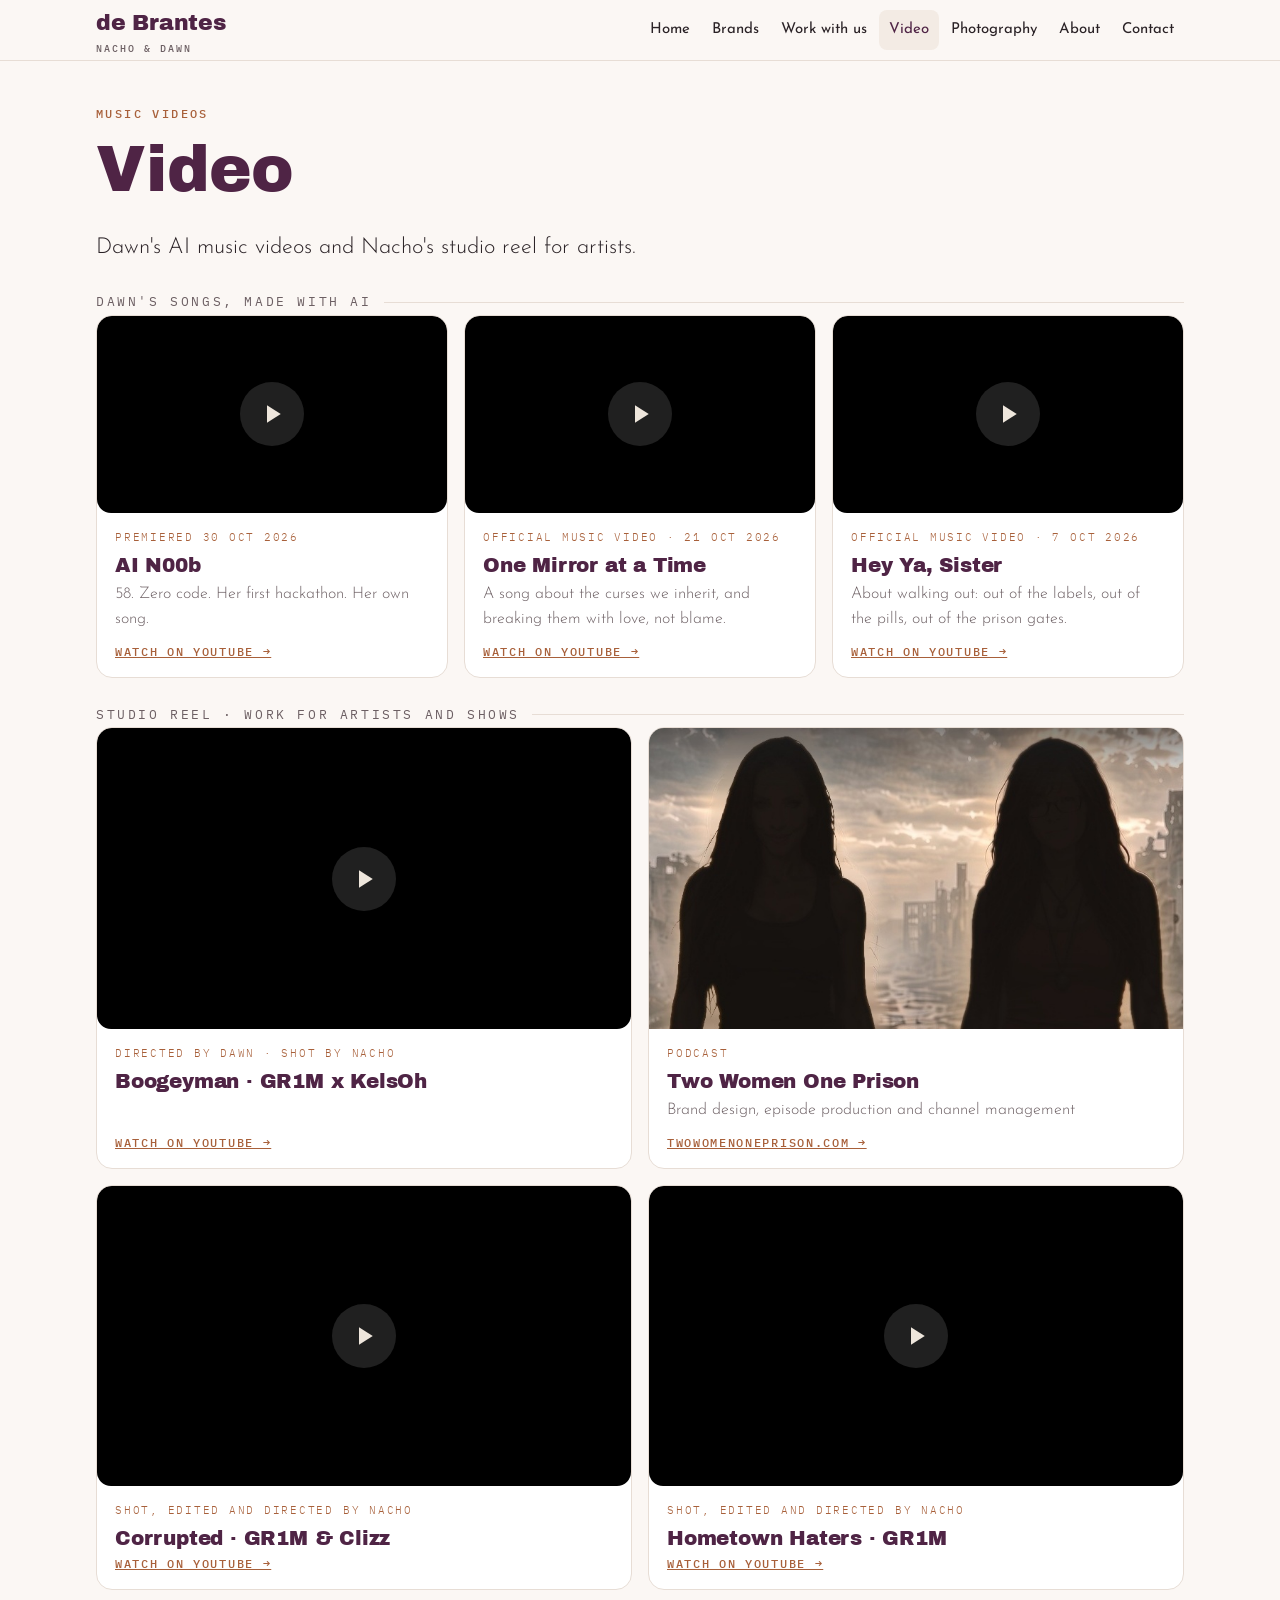
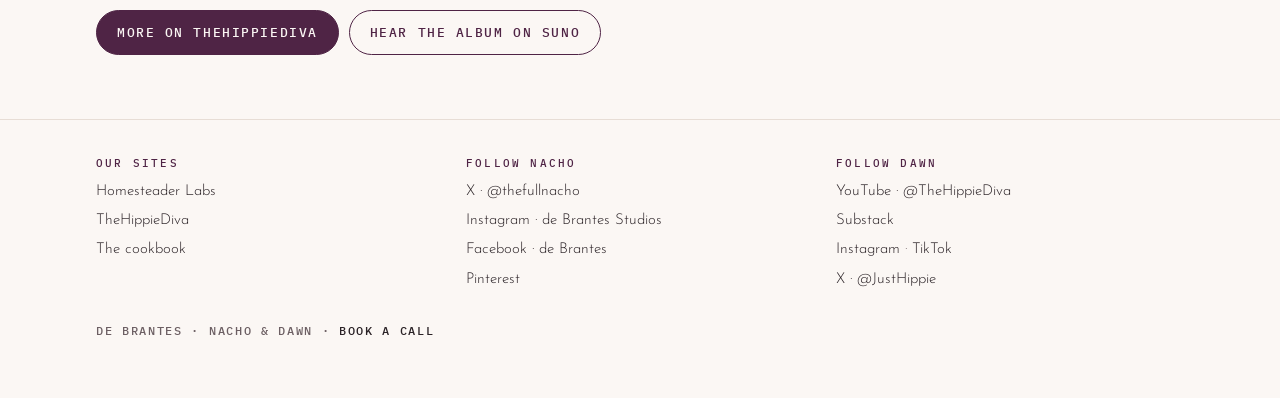
<file: video.html>
<!doctype html>
<html lang="en">
<head>
<meta charset="utf-8">
<meta name="viewport" content="width=device-width, initial-scale=1">
<title>Video · de Brantes</title>
<meta name="description" content="Music videos by Dawn and Nacho de Brantes: AI music videos and the de Brantes Studios reel.">
<meta name="color-scheme" content="light dark">
<meta name="theme-color" content="#fbf7f4" media="(prefers-color-scheme: light)">
<meta name="theme-color" content="#2b2b2b" media="(prefers-color-scheme: dark)">
<meta property="og:title" content="Video · de Brantes"><meta property="og:description" content="Music videos by Dawn and Nacho de Brantes: AI music videos and the de Brantes Studios reel.">
<link rel="preconnect" href="https://fonts.googleapis.com"><link rel="preconnect" href="https://fonts.gstatic.com" crossorigin><link href="https://fonts.googleapis.com/css2?family=Archivo+Black&family=IBM+Plex+Mono:wght@400;500&family=Josefin+Sans:wght@300;400;600&display=swap" rel="stylesheet">
<link rel="stylesheet" href="assets/css/site.css">
</head>
<body>
<header class="top"><div class="wrap">
<a class="logo" href="index.html">de Brantes<small>Nacho &amp; Dawn</small></a>
<nav aria-label="Main"><details><summary>Menu</summary><ul><li><a href="index.html">Home</a></li><li><a href="brands.html">Brands</a></li><li><a href="consulting.html">Work with us</a></li><li><a href="video.html" aria-current=page>Video</a></li><li><a href="portrait-photography.html">Photography</a></li><li><a href="about.html">About</a></li><li><a href="contact.html">Contact</a></li></ul></details></nav>
</div></header>
<main>

<section><div class="wrap"><div class="eyebrow">Music videos</div><h1>Video</h1>
<p class="lede">Dawn's AI music videos and Nacho's studio reel for artists.</p>
<div class="group"><h3>Dawn's songs, made with AI</h3><div class="grid three">
<div class="card"><a class="vid" href="https://youtu.be/zE_3iIWAUMI" data-id="zE_3iIWAUMI" aria-label="Play AI N00b" style="background-image:url(https://i.ytimg.com/vi/zE_3iIWAUMI/hqdefault.jpg)"></a><div class="bd"><div class="meta">Premiered 30 Oct 2026</div><h3>AI N00b</h3><p>58. Zero code. Her first hackathon. Her own song.</p><a class="go" href="https://youtu.be/zE_3iIWAUMI" rel="noopener">Watch on YouTube →</a></div></div>
<div class="card"><a class="vid" href="https://youtu.be/3EgUaX-Siw4" data-id="3EgUaX-Siw4" aria-label="Play One Mirror at a Time" style="background-image:url(https://i.ytimg.com/vi/3EgUaX-Siw4/hqdefault.jpg)"></a><div class="bd"><div class="meta">Official music video · 21 Oct 2026</div><h3>One Mirror at a Time</h3><p>A song about the curses we inherit, and breaking them with love, not blame.</p><a class="go" href="https://youtu.be/3EgUaX-Siw4" rel="noopener">Watch on YouTube →</a></div></div>
<div class="card"><a class="vid" href="https://youtu.be/os7tRsXkc7U" data-id="os7tRsXkc7U" aria-label="Play Hey Ya, Sister" style="background-image:url(https://i.ytimg.com/vi/os7tRsXkc7U/hqdefault.jpg)"></a><div class="bd"><div class="meta">Official music video · 7 Oct 2026</div><h3>Hey Ya, Sister</h3><p>About walking out: out of the labels, out of the pills, out of the prison gates.</p><a class="go" href="https://youtu.be/os7tRsXkc7U" rel="noopener">Watch on YouTube →</a></div></div>
</div></div>
<div class="group"><h3>Studio reel · work for artists and shows</h3><div class="grid">
<div class="card"><a class="vid" href="https://youtu.be/pQ1DeOfOwsg" data-id="pQ1DeOfOwsg" aria-label="Play Boogeyman · GR1M x KelsOh" style="background-image:url(https://i.ytimg.com/vi/pQ1DeOfOwsg/hqdefault.jpg)"></a><div class="bd"><div class="meta">Directed by Dawn · shot by Nacho</div><h3>Boogeyman · GR1M x KelsOh</h3><a class="go" href="https://youtu.be/pQ1DeOfOwsg" rel="noopener">Watch on YouTube →</a></div></div>
<div class="card"><a href="https://twowomenoneprison.com" rel="noopener" aria-label="Visit twowomenoneprison.com"><img class="pic" loading="lazy" src="assets/img/two-women-one-prison-header.jpg" alt="Two Women One Prison"></a><div class="bd"><div class="meta">Podcast</div><h3>Two Women One Prison</h3><p>Brand design, episode production and channel management</p><a class="go" href="https://twowomenoneprison.com" rel="noopener">twowomenoneprison.com →</a></div></div>
<div class="card"><a class="vid" href="https://youtu.be/gRDKBWXkCsQ" data-id="gRDKBWXkCsQ" aria-label="Play Corrupted · GR1M &amp; Clizz" style="background-image:url(https://i.ytimg.com/vi/gRDKBWXkCsQ/hqdefault.jpg)"></a><div class="bd"><div class="meta">Shot, edited and directed by Nacho</div><h3>Corrupted · GR1M &amp; Clizz</h3><a class="go" href="https://youtu.be/gRDKBWXkCsQ" rel="noopener">Watch on YouTube →</a></div></div>
<div class="card"><a class="vid" href="https://youtu.be/ydhebm0mabA" data-id="ydhebm0mabA" aria-label="Play Hometown Haters · GR1M" style="background-image:url(https://i.ytimg.com/vi/ydhebm0mabA/hqdefault.jpg)"></a><div class="bd"><div class="meta">Shot, edited and directed by Nacho</div><h3>Hometown Haters · GR1M</h3><a class="go" href="https://youtu.be/ydhebm0mabA" rel="noopener">Watch on YouTube →</a></div></div>
</div></div>
<div class="btns"><a class="btn" href="https://www.youtube.com/@TheHippieDiva" rel="noopener">More on TheHippieDiva</a><a class="btn ghost" href="https://suno.com/@TheHippieDiva" rel="noopener">Hear the album on Suno</a></div>
</div></section>
</main>
<footer><div class="wrap"><div class="cols">
<div><h4>Our sites</h4><ul>
<li><a href="https://homesteaderlabs.com" rel="noopener">Homesteader Labs</a></li>
<li><a href="https://www.thehippiediva.com" rel="noopener">TheHippieDiva</a></li>
<li><a href="https://www.thehippiediva.com/cookbook" rel="noopener">The cookbook</a></li>
</ul></div>
<div><h4>Follow Nacho</h4><ul>
<li><a href="https://x.com/thefullnacho" rel="noopener">X · @thefullnacho</a></li>
<li><a href="https://www.instagram.com/debrantes_studios/" rel="noopener">Instagram · de Brantes Studios</a></li>
<li><a href="https://www.facebook.com/debrantes" rel="noopener">Facebook · de Brantes</a></li>
<li><a href="https://www.pinterest.com/debrantes_studios/" rel="noopener">Pinterest</a></li>
</ul></div>
<div><h4>Follow Dawn</h4><ul>
<li><a href="https://www.youtube.com/@TheHippieDiva" rel="noopener">YouTube · @TheHippieDiva</a></li>
<li><a href="https://thehippiediva.substack.com" rel="noopener">Substack</a></li>
<li><a href="https://www.instagram.com/thehippiediva" rel="noopener">Instagram</a> · <a href="https://www.tiktok.com/@thehippiediva" rel="noopener">TikTok</a></li>
<li><a href="https://x.com/JustHippie" rel="noopener">X · @JustHippie</a></li>
</ul></div>
</div>
<p class="sig">de Brantes · Nacho &amp; Dawn · <a href="contact.html">Book a call</a></p>
</div></footer>

<script>
// open the menu on wide screens; play videos on tap (no YouTube load until asked)
var dt=document.querySelector('nav details'),mq=matchMedia('(min-width:900px)');function nv(){dt.open=mq.matches;}nv();mq.addEventListener('change',nv);
document.querySelectorAll('a.vid').forEach(function(a){a.addEventListener('click',function(e){e.preventDefault();a.innerHTML='<iframe src="https://www.youtube-nocookie.com/embed/'+a.dataset.id+'?autoplay=1" allow="autoplay; encrypted-media; picture-in-picture" allowfullscreen title="'+(a.getAttribute('aria-label')||'Video')+'"></iframe>';});});
</script>
</body>
</html>
</file>
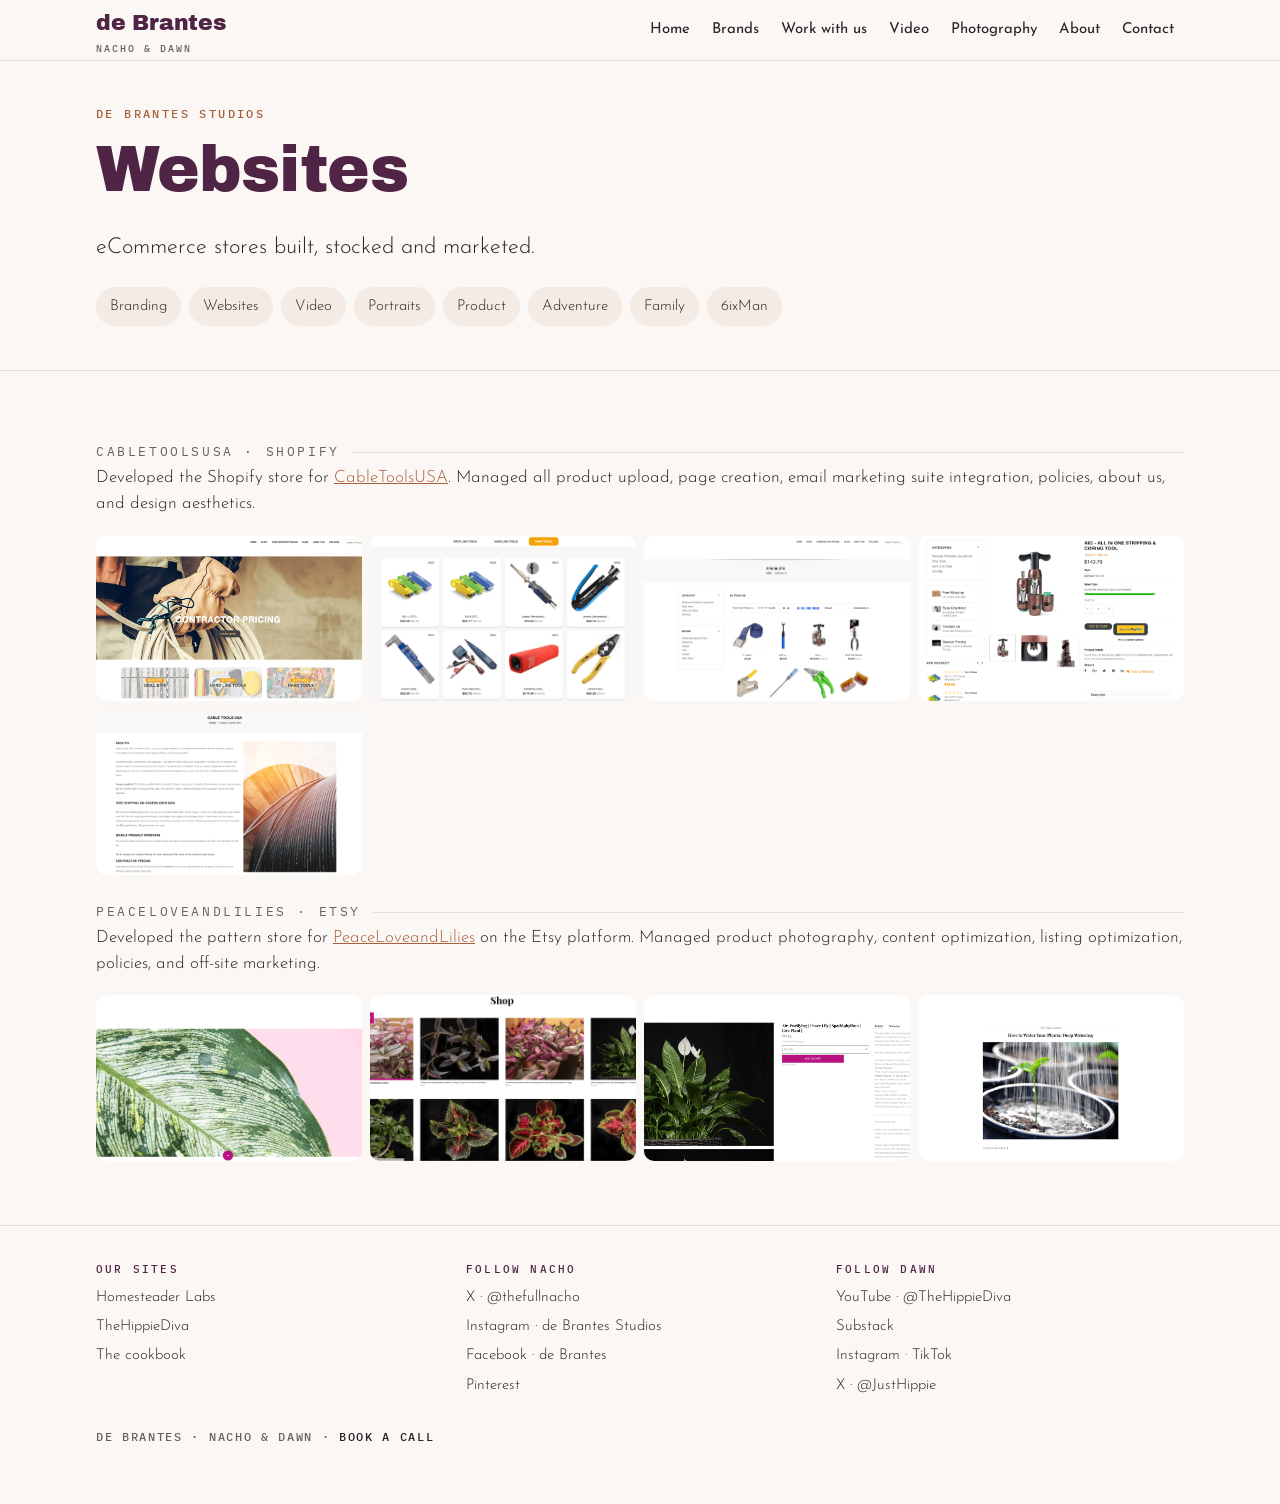
<file: websites.html>
<!doctype html>
<html lang="en">
<head>
<meta charset="utf-8">
<meta name="viewport" content="width=device-width, initial-scale=1">
<title>Websites · de Brantes Studios</title>
<meta name="description" content="Websites by de Brantes Studios: Shopify and Etsy stores.">
<meta name="color-scheme" content="light dark">
<meta name="theme-color" content="#fbf7f4" media="(prefers-color-scheme: light)">
<meta name="theme-color" content="#2b2b2b" media="(prefers-color-scheme: dark)">
<meta property="og:title" content="Websites · de Brantes Studios"><meta property="og:description" content="Websites by de Brantes Studios: Shopify and Etsy stores.">
<link rel="preconnect" href="https://fonts.googleapis.com"><link rel="preconnect" href="https://fonts.gstatic.com" crossorigin><link href="https://fonts.googleapis.com/css2?family=Archivo+Black&family=IBM+Plex+Mono:wght@400;500&family=Josefin+Sans:wght@300;400;600&display=swap" rel="stylesheet">
<link rel="stylesheet" href="assets/css/site.css">
</head>
<body>
<header class="top"><div class="wrap">
<a class="logo" href="index.html">de Brantes<small>Nacho &amp; Dawn</small></a>
<nav aria-label="Main"><details><summary>Menu</summary><ul><li><a href="index.html">Home</a></li><li><a href="brands.html">Brands</a></li><li><a href="consulting.html">Work with us</a></li><li><a href="video.html">Video</a></li><li><a href="portrait-photography.html">Photography</a></li><li><a href="about.html">About</a></li><li><a href="contact.html">Contact</a></li></ul></details></nav>
</div></header>
<main>
<section><div class="wrap"><div class="eyebrow">de Brantes Studios</div><h1>Websites</h1><p class="lede">eCommerce stores built, stocked and marketed.</p><ul class="chips"><li><a href="branding.html">Branding</a></li><li><a href="websites.html">Websites</a></li><li><a href="video.html">Video</a></li><li><a href="portrait-photography.html">Portraits</a></li><li><a href="product-photography.html">Product</a></li><li><a href="adventure.html">Adventure</a></li><li><a href="family.html">Family</a></li><li><a href="6ixman.html">6ixMan</a></li></ul></div></section><section><div class="wrap">
<div class="group"><h3>CableToolsUSA · Shopify</h3><p>Developed the Shopify store for <a href="https://cabletoolsusa.com" rel="noopener">CableToolsUSA</a>. Managed all product upload, page creation, email marketing suite integration, policies, about us, and design aesthetics.</p>
<div class="gallery shots"><img loading="lazy" src="assets/img/websites/websites-01.png" alt="CableToolsUSA store screen"><img loading="lazy" src="assets/img/websites/websites-02.png" alt="CableToolsUSA store screen"><img loading="lazy" src="assets/img/websites/websites-03.png" alt="CableToolsUSA store screen"><img loading="lazy" src="assets/img/websites/websites-04.png" alt="CableToolsUSA store screen"><img loading="lazy" src="assets/img/websites/websites-05.png" alt="CableToolsUSA store screen"></div></div>
<div class="group"><h3>PeaceLoveandLilies · Etsy</h3><p>Developed the pattern store for <a href="https://peaceloveandlilies.com" rel="noopener">PeaceLoveandLilies</a> on the Etsy platform. Managed product photography, content optimization, listing optimization, policies, and off-site marketing.</p>
<div class="gallery shots"><img loading="lazy" src="assets/img/websites/websites-06.png" alt="PeaceLoveandLilies store screen"><img loading="lazy" src="assets/img/websites/websites-07.png" alt="PeaceLoveandLilies store screen"><img loading="lazy" src="assets/img/websites/websites-08.png" alt="PeaceLoveandLilies store screen"><img loading="lazy" src="assets/img/websites/websites-09.png" alt="PeaceLoveandLilies store screen"></div></div></div></section>
</main>
<footer><div class="wrap"><div class="cols">
<div><h4>Our sites</h4><ul>
<li><a href="https://homesteaderlabs.com" rel="noopener">Homesteader Labs</a></li>
<li><a href="https://www.thehippiediva.com" rel="noopener">TheHippieDiva</a></li>
<li><a href="https://www.thehippiediva.com/cookbook" rel="noopener">The cookbook</a></li>
</ul></div>
<div><h4>Follow Nacho</h4><ul>
<li><a href="https://x.com/thefullnacho" rel="noopener">X · @thefullnacho</a></li>
<li><a href="https://www.instagram.com/debrantes_studios/" rel="noopener">Instagram · de Brantes Studios</a></li>
<li><a href="https://www.facebook.com/debrantes" rel="noopener">Facebook · de Brantes</a></li>
<li><a href="https://www.pinterest.com/debrantes_studios/" rel="noopener">Pinterest</a></li>
</ul></div>
<div><h4>Follow Dawn</h4><ul>
<li><a href="https://www.youtube.com/@TheHippieDiva" rel="noopener">YouTube · @TheHippieDiva</a></li>
<li><a href="https://thehippiediva.substack.com" rel="noopener">Substack</a></li>
<li><a href="https://www.instagram.com/thehippiediva" rel="noopener">Instagram</a> · <a href="https://www.tiktok.com/@thehippiediva" rel="noopener">TikTok</a></li>
<li><a href="https://x.com/JustHippie" rel="noopener">X · @JustHippie</a></li>
</ul></div>
</div>
<p class="sig">de Brantes · Nacho &amp; Dawn · <a href="contact.html">Book a call</a></p>
</div></footer>

<script>
// open the menu on wide screens; play videos on tap (no YouTube load until asked)
var dt=document.querySelector('nav details'),mq=matchMedia('(min-width:900px)');function nv(){dt.open=mq.matches;}nv();mq.addEventListener('change',nv);
document.querySelectorAll('a.vid').forEach(function(a){a.addEventListener('click',function(e){e.preventDefault();a.innerHTML='<iframe src="https://www.youtube-nocookie.com/embed/'+a.dataset.id+'?autoplay=1" allow="autoplay; encrypted-media; picture-in-picture" allowfullscreen title="'+(a.getAttribute('aria-label')||'Video')+'"></iframe>';});});
</script>
</body>
</html>
</file>
<file: assets/css/site.css>
/* debrantes.com: light default, dark via prefers-color-scheme, print black on white. No green, no pink. */
:root{
  --bg:#fbf7f4; --card:#ffffff; --ink:#2a2226; --muted:#6c5f63; --head:#4f2445;
  --accent:#a8603a; --accent-soft:#D49066; --rule:#e7ddd5; --chip:#f3ebe4; --btn-ink:#fbf7f4;
}
@media (prefers-color-scheme: dark){
  :root{
    --bg:#2b2b2b; --card:#353535; --ink:#eee6dc; --muted:#c3b8ac; --head:#eee6dc;
    --accent:#D49066; --accent-soft:#D49066; --rule:#474747; --chip:#3d3d3d; --btn-ink:#2b2b2b;
  }
}
*{box-sizing:border-box}
html{-webkit-text-size-adjust:100%}
body{margin:0;background:var(--bg);color:var(--ink);font:300 17px/1.55 'Josefin Sans',system-ui,sans-serif;-webkit-font-smoothing:antialiased}
img{max-width:100%;display:block}
a{color:var(--accent)}
a:focus-visible,button:focus-visible{outline:3px solid var(--accent-soft);outline-offset:3px;border-radius:6px}
h1,h2,h3{font-family:'Archivo Black',system-ui,sans-serif;font-weight:400;color:var(--head);line-height:1.12;margin:0 0 .4em;letter-spacing:-.01em}
h1{font-size:clamp(34px,8vw,64px)}
h2{font-size:clamp(26px,5.5vw,38px)}
h3{font-size:20px}
p{margin:0 0 1em}
.mono,.eyebrow,.meta,.status{font-family:'IBM Plex Mono',ui-monospace,monospace}
.eyebrow{font-size:12px;letter-spacing:.2em;text-transform:uppercase;color:var(--accent);margin-bottom:10px;font-weight:500}
.wrap{max-width:1120px;margin:0 auto;padding:0 16px}
section{padding:44px 0}
section+section{border-top:1px solid var(--rule)}
.lede{font-size:clamp(18px,2.6vw,22px);max-width:720px;color:var(--ink)}
.sub{color:var(--muted);max-width:680px}

/* header */
.top{position:sticky;top:0;z-index:5;background:var(--bg);border-bottom:1px solid var(--rule)}
.top .wrap{display:flex;align-items:center;justify-content:space-between;min-height:60px;gap:12px}
.logo{font-family:'Archivo Black',sans-serif;font-size:22px;color:var(--head);text-decoration:none;letter-spacing:-.01em}
.logo small{display:block;font:500 10px/1 'IBM Plex Mono',monospace;letter-spacing:.2em;text-transform:uppercase;color:var(--muted);margin-top:3px}
nav details{position:relative}
nav summary{list-style:none;cursor:pointer;font:500 13px 'IBM Plex Mono',monospace;letter-spacing:.14em;text-transform:uppercase;border:1px solid var(--rule);border-radius:999px;padding:9px 16px;color:var(--ink)}
nav summary::-webkit-details-marker{display:none}
nav ul{list-style:none;margin:0;padding:8px;position:absolute;right:0;top:46px;background:var(--card);border:1px solid var(--rule);border-radius:14px;min-width:220px;box-shadow:0 12px 30px rgba(0,0,0,.12)}
nav li a{display:block;padding:10px 12px;text-decoration:none;color:var(--ink);border-radius:8px;font-weight:400}
nav li a:hover,nav li a[aria-current]{background:var(--chip);color:var(--head)}
@media (min-width:900px){
  nav summary{display:none}
  nav details>ul{display:flex!important;position:static;background:none;border:0;box-shadow:none;padding:0;min-width:0;gap:2px}
  nav li a{padding:8px 10px;font-size:15px}
}

/* buttons, chips */
.btn{display:inline-block;background:var(--head);color:var(--btn-ink);text-decoration:none;font:500 13px 'IBM Plex Mono',monospace;letter-spacing:.12em;text-transform:uppercase;padding:13px 20px;border-radius:999px;border:1px solid var(--head)}
.btn.ghost{background:transparent;color:var(--head);border-color:var(--head)}
@media (prefers-color-scheme: dark){.btn{background:var(--accent);border-color:var(--accent)}.btn.ghost{background:transparent;color:var(--accent);border-color:var(--accent)}}
.btns{display:flex;flex-wrap:wrap;gap:10px;margin-top:20px}
.chips{display:flex;flex-wrap:wrap;gap:8px;margin:14px 0 0;padding:0;list-style:none}
.chips a{display:inline-block;padding:8px 14px;border-radius:999px;background:var(--chip);color:var(--ink);text-decoration:none;font-size:15px}
.chips a:hover{color:var(--head);outline:1px solid var(--accent-soft)}

/* hero */
.hero{padding:48px 0 40px}
.hero .grid2{display:grid;gap:28px;align-items:center}
.hero img{border-radius:18px;aspect-ratio:4/3;object-fit:cover;width:100%}
@media (min-width:860px){.hero .grid2{grid-template-columns:1.15fr .85fr}}

/* grids + cards */
.grid{display:grid;gap:16px;grid-template-columns:1fr}
@media (min-width:620px){.grid{grid-template-columns:1fr 1fr}}
@media (min-width:960px){.grid.three{grid-template-columns:repeat(3,1fr)}.grid.four{grid-template-columns:repeat(4,1fr)}}
.card{background:var(--card);border:1px solid var(--rule);border-radius:16px;overflow:hidden;display:flex;flex-direction:column;color:var(--ink);text-decoration:none}
a.card:hover{border-color:var(--accent-soft)}
.card .pic{aspect-ratio:16/9;object-fit:cover;width:100%;background:var(--chip)}
.card .pic.tall{aspect-ratio:3/4}
.card .bd{padding:16px 18px 18px;display:flex;flex-direction:column;flex:1}
.card h3{margin-bottom:6px}
.card p{color:var(--muted);font-size:16px;margin-bottom:12px}
.card .go{margin-top:auto;font:500 12px 'IBM Plex Mono',monospace;letter-spacing:.14em;text-transform:uppercase;color:var(--accent)}
.meta{font-size:11px;letter-spacing:.16em;text-transform:uppercase;color:var(--accent);margin-bottom:8px}
.card.brand .bd{padding:20px}
.card.brand .who{font:500 11px 'IBM Plex Mono',monospace;letter-spacing:.16em;text-transform:uppercase;color:var(--muted);margin-bottom:10px}
.group{margin-top:30px}
.group>h3{font-family:'IBM Plex Mono',monospace;font-size:13px;letter-spacing:.2em;text-transform:uppercase;color:var(--muted);display:flex;gap:12px;align-items:center}
.group>h3:after{content:"";flex:1;height:1px;background:var(--rule)}

/* feeds */
.feed{display:grid;gap:14px;grid-template-columns:1fr}
@media (min-width:620px){.feed{grid-template-columns:repeat(2,1fr)}}
@media (min-width:960px){.feed{grid-template-columns:repeat(3,1fr)}}
.feed .card h3{font-family:'Josefin Sans',sans-serif;font-weight:600;font-size:18px;line-height:1.3;display:-webkit-box;-webkit-line-clamp:2;-webkit-box-orient:vertical;overflow:hidden}
.feed .card p{display:-webkit-box;-webkit-line-clamp:3;-webkit-box-orient:vertical;overflow:hidden}
.status{font-size:11px;letter-spacing:.12em;text-transform:uppercase;color:var(--muted);margin:10px 0 0}
.status:before{content:"● ";color:var(--muted)}
.status.live:before{color:var(--accent)}
.feedhead{display:flex;flex-wrap:wrap;justify-content:space-between;align-items:end;gap:10px;margin:34px 0 14px}
.feedhead h3{margin:0}
.feedhead a{font:500 12px 'IBM Plex Mono',monospace;letter-spacing:.14em;text-transform:uppercase}

/* gallery */
.gallery{display:grid;gap:8px;grid-template-columns:repeat(2,1fr)}
@media (min-width:760px){.gallery{grid-template-columns:repeat(3,1fr)}}
@media (min-width:1100px){.gallery{grid-template-columns:repeat(4,1fr)}}
.gallery img{width:100%;aspect-ratio:1;object-fit:cover;border-radius:10px;background:var(--chip)}
.gallery.logos img{object-fit:contain;background:#fff;padding:18px;border:1px solid var(--rule)}
.gallery.shots img{aspect-ratio:16/10;object-fit:cover;object-position:top}

/* video */
.vid{position:relative;display:block;aspect-ratio:16/9;background:#000 center/cover no-repeat;border-radius:14px;overflow:hidden}
.vid:after{content:"";position:absolute;inset:0;margin:auto;width:64px;height:64px;border-radius:50%;background:rgba(43,43,43,.75) url("data:image/svg+xml,%3Csvg xmlns='http://www.w3.org/2000/svg' viewBox='0 0 24 24'%3E%3Cpath fill='%23eee6dc' d='M8 5v14l11-7z'/%3E%3C/svg%3E") center/30px no-repeat}
.vid iframe{position:absolute;inset:0;width:100%;height:100%;border:0}

/* lanes */
.lane{background:var(--card);border:1px solid var(--rule);border-radius:16px;padding:22px}
.lane ul{padding-left:18px;color:var(--muted);margin:0 0 16px}
.lane .who{font:500 11px 'IBM Plex Mono',monospace;letter-spacing:.16em;text-transform:uppercase;color:var(--accent);margin-bottom:8px}

/* placeholders: visible on purpose, swapped before launch */
.ph{border:2px dashed var(--accent-soft);border-radius:12px;padding:12px 14px;color:var(--muted);font:400 14px/1.45 'IBM Plex Mono',monospace;background:transparent}

/* footer */
footer{border-top:1px solid var(--rule);padding:36px 0 48px;margin-top:20px;color:var(--muted);font-size:15px}
footer .cols{display:grid;gap:22px;grid-template-columns:1fr}
@media (min-width:760px){footer .cols{grid-template-columns:repeat(3,1fr)}}
footer h4{font:500 11px 'IBM Plex Mono',monospace;letter-spacing:.2em;text-transform:uppercase;color:var(--head);margin:0 0 10px}
footer ul{list-style:none;padding:0;margin:0}
footer li{margin:6px 0}
footer a{color:var(--ink);text-decoration:none}
footer a:hover{color:var(--accent)}
.sig{margin-top:26px;font:500 12px 'IBM Plex Mono',monospace;letter-spacing:.14em;text-transform:uppercase}

@media print{
  :root{--bg:#fff;--card:#fff;--ink:#000;--muted:#000;--head:#000;--accent:#000;--accent-soft:#000;--rule:#999;--chip:#fff}
  body{background:#fff;color:#000;font-size:12pt}
  .top,nav,.btns,.status,.vid:after,.feedhead a{display:none!important}
  .card,.lane{break-inside:avoid;border-color:#999}
  a{color:#000;text-decoration:underline}
  section{padding:16px 0}
}
</file>
